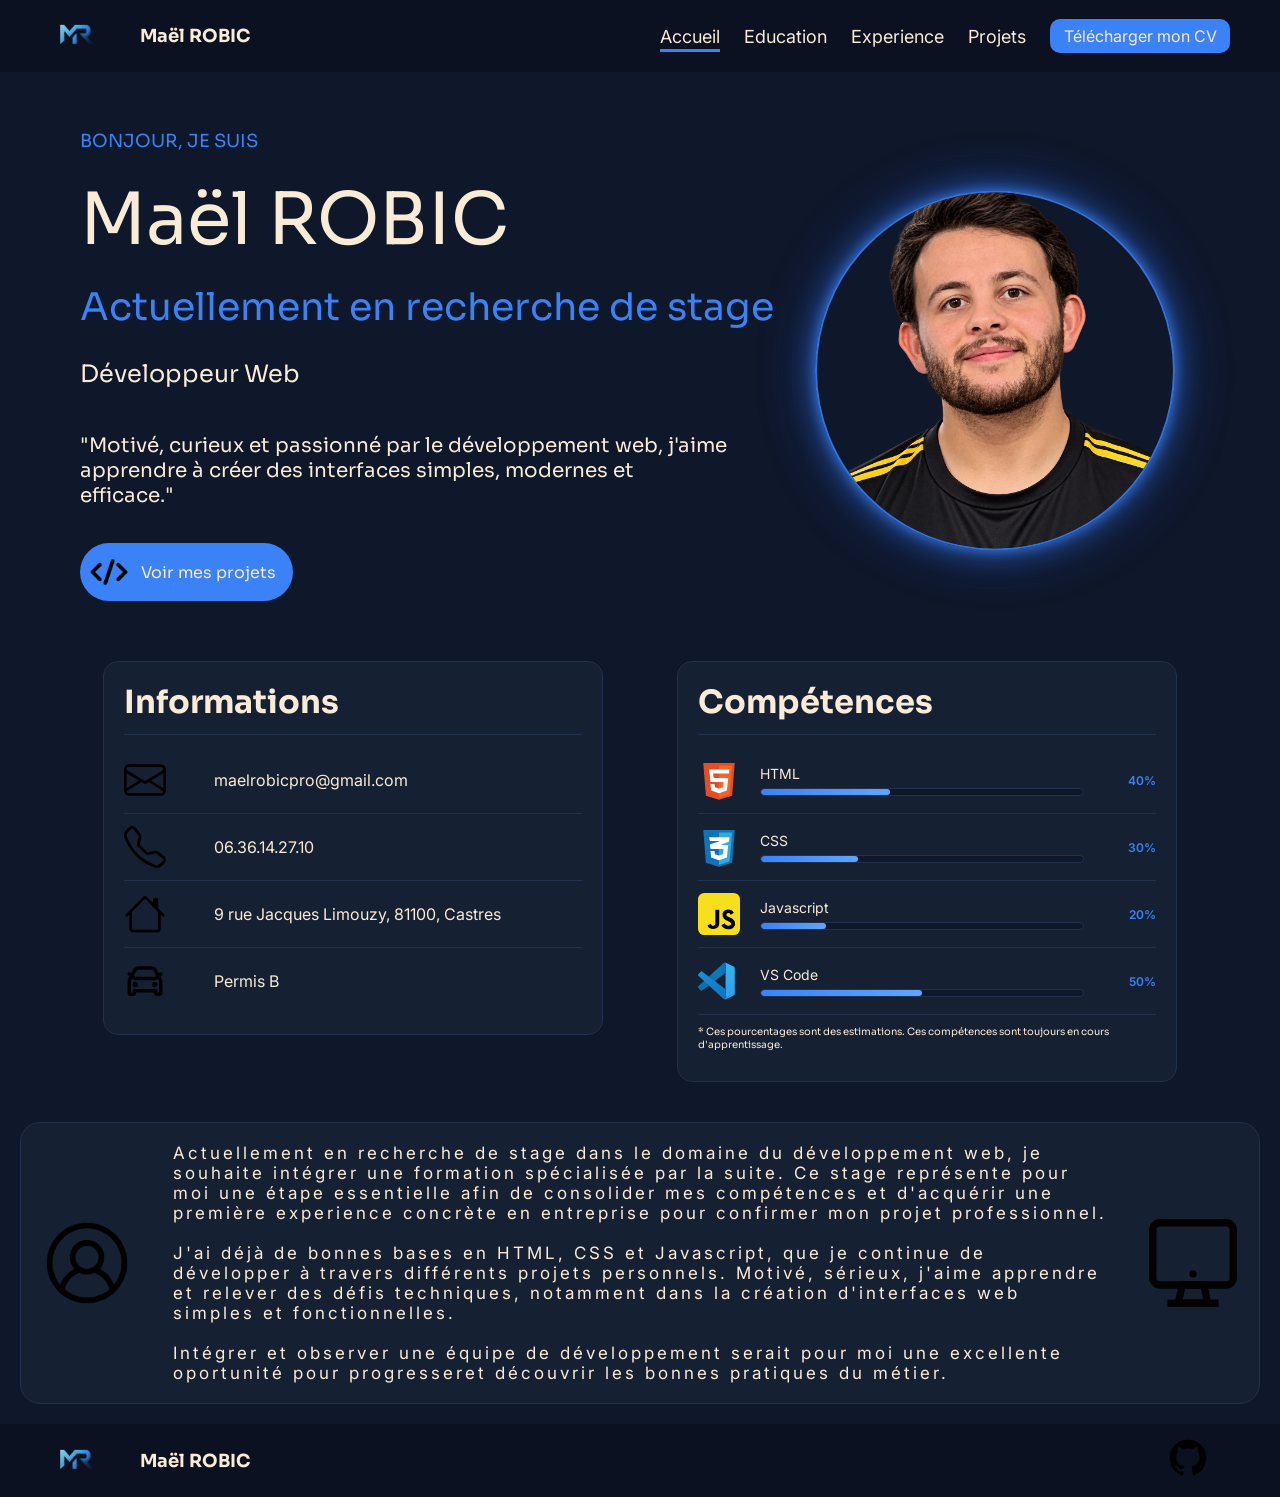
<file: index.html>
<!DOCTYPE html>
<html lang="en">
<head>
    <meta charset="UTF-8">
    <meta name="viewport" content="width=device-width, initial-scale=1.0">
    <link rel="icon" href="assets/logo.png" type="image/png">
    <link rel="stylesheet" href="style.css">
    <link rel="preconnect" href="https://fonts.googleapis.com">
    <link rel="preconnect" href="https://fonts.gstatic.com" crossorigin>
    <link href="https://fonts.googleapis.com/css2?family=Inter:wght@300;400;500;600;700;800&family=Sora:wght@400;500;600;700;800&display=swap" rel="stylesheet">
    <title>Accueil</title>
</head>
<body>

    <header>
        <nav>
            <div class="logo_nom"> 
                <img src="assets/logo.png" alt="logo">
                <h2>Maël ROBIC</h2>
            </div>

            <div class="liens">
                <a id="index" href="index.html">Accueil</a>
                <a href="education/education.html">Education</a>
                <a href="experience/experience.html">Experience</a>
                <a href="projets/projets.html">Projets</a>
                <a id="download" href="assets/CV_MAEL_ROBIC.pdf" download class="btn-cv">Télécharger mon CV</a>

            </div>
        </nav>

    </header>

    <main>

        <section class="intro">

            <div id="pres">
                <p id="bonjour">BONJOUR, JE SUIS</p>
                <p id="nom">Maël ROBIC</p>
                <p id="stage">Actuellement en recherche de stage</p>
                <p id="dvpweb">Développeur Web</p>
                <p id="description"> "Motivé, curieux et passionné par le 
                    développement web, j'aime apprendre à créer des 
                    interfaces simples, modernes et efficace."
                </p>

                <div id="bouton">
                    <img src="assets/code.png" alt="">
                    <a href="https://github.com/mrbc27">Voir mes projets</a>
                </div>

            </div>

            <div id="image">
                <img src="assets/photo.png" alt="photo">
            </div>


        </section>






        <section class="infos">

            <div class="infosGrid">

                <div class="infoPerso">

                    <h2 class="sectionTitle">Informations</h2>

                    <div class="infoRow">
                        <img id="mail" src="assets/envelope.svg" alt="">
                      <a href="mailto:maelrobicpro@gmail.com?subject=Stage">maelrobicpro@gmail.com</a>
                    </div>

                    <div class="infoRow">
                        <img id="telephone" src="assets/telephone.svg" alt="">
                        <p id="telText">06.36.14.27.10</p>
                    </div>

                    <div class="infoRow">
                        <img id="house" src="assets/house.svg" alt="">
                        <p id="adresseText">9 rue Jacques Limouzy, 81100, Castres</p>
                    </div>

                    <div class="infoRow">
                        <img id="car" src="assets/car.svg" alt="">
                        <p id="carText">Permis B</p>
                    </div>

                </div>

                <div class="competencesGrid">

                    <div class="competences">
                           
                        <h2 class="sectionTitle">Compétences</h2>

                        <div class="compRow">
                            <img id="html" src="assets/html.svg" alt="">
                            <div class="skillContent">
                                <p id="htmlText">HTML</p>
                                <div class="progressBar">
                                    <div class="progressFill" style="width: 40%"></div>
                                </div>
                            </div>
                            <span class="percentage">40%</span>
                        </div>

                        <div class="compRow">
                            <img id="css" src="assets/css.svg" alt="">
                            <div class="skillContent">
                                <p id="cssText">CSS</p>
                                <div class="progressBar">
                                    <div class="progressFill" style="width: 30%"></div>
                                </div>
                            </div>
                            <span class="percentage">30%</span>
                        </div>

                        <div class="compRow">
                            <img id="js" src="assets/javascript.svg" alt="">
                            <div class="skillContent">
                                <p id="jsText">Javascript</p>
                                <div class="progressBar">
                                    <div class="progressFill" style="width: 20%"></div>
                                </div>
                            </div>
                            <span class="percentage">20%</span>
                        </div>

                        <div class="compRow">
                            <img id="vscode" src="assets/vs-code.svg" alt="">
                            <div class="skillContent">
                                <p id="vscodetext">VS Code</p>
                                <div class="progressBar">
                                    <div class="progressFill" style="width: 50%"></div>
                                </div>
                            </div>
                            <span class="percentage">50%</span>
                        </div>

                        <p id="disclaimer"> * Ces pourcentages sont des estimations. Ces compétences sont toujours en cours d'apprentissage. </p>
                    </div>

                    

                </div>

            </div>

        </section>




        <section class="presentation">

            <div class="containerPresentation">
                <div class="icone">
                    <img src="assets/person.png" alt="">
                </div>

                <div class="presentationText">
                    <div id="paragraphe1">
                        Actuellement en recherche de stage dans le domaine du développement web,
                        je souhaite intégrer une formation spécialisée par la suite.
                        Ce stage représente pour moi une étape essentielle afin de consolider
                        mes compétences et d'acquérir une première experience concrète en 
                        entreprise pour confirmer mon projet professionnel.
                    </div>

                    <div id="paragraphe2">
                        J'ai déjà de bonnes bases en HTML, CSS et Javascript, que je continue
                        de développer à travers différents projets personnels. Motivé, sérieux,
                        j'aime apprendre et relever des défis techniques, notamment dans la création
                        d'interfaces web simples et fonctionnelles.
                    </div>

                    <div id="paragraphe3">
                        Intégrer et observer une équipe de développement serait pour moi
                        une excellente oportunité pour progresseret découvrir les bonnes pratiques
                        du métier.
                    </div>


                </div>

                <div class="iconeOrdi">
                    <img src="assets/computer.svg" alt="">

                </div>

            </div>

        </section>


    </main>







    <footer>

        <nav>
            <div class="logo_nom"> 
                <img src="assets/logo.png" alt="logo">
                <h2>Maël ROBIC</h2>
            </div>

            <div id="github">
                <a href="https://github.com/mrbc27"><img src="assets/github.svg" alt=""></a>
            </div>
        </nav>

    </footer>
    
</body>
</html>
</file>
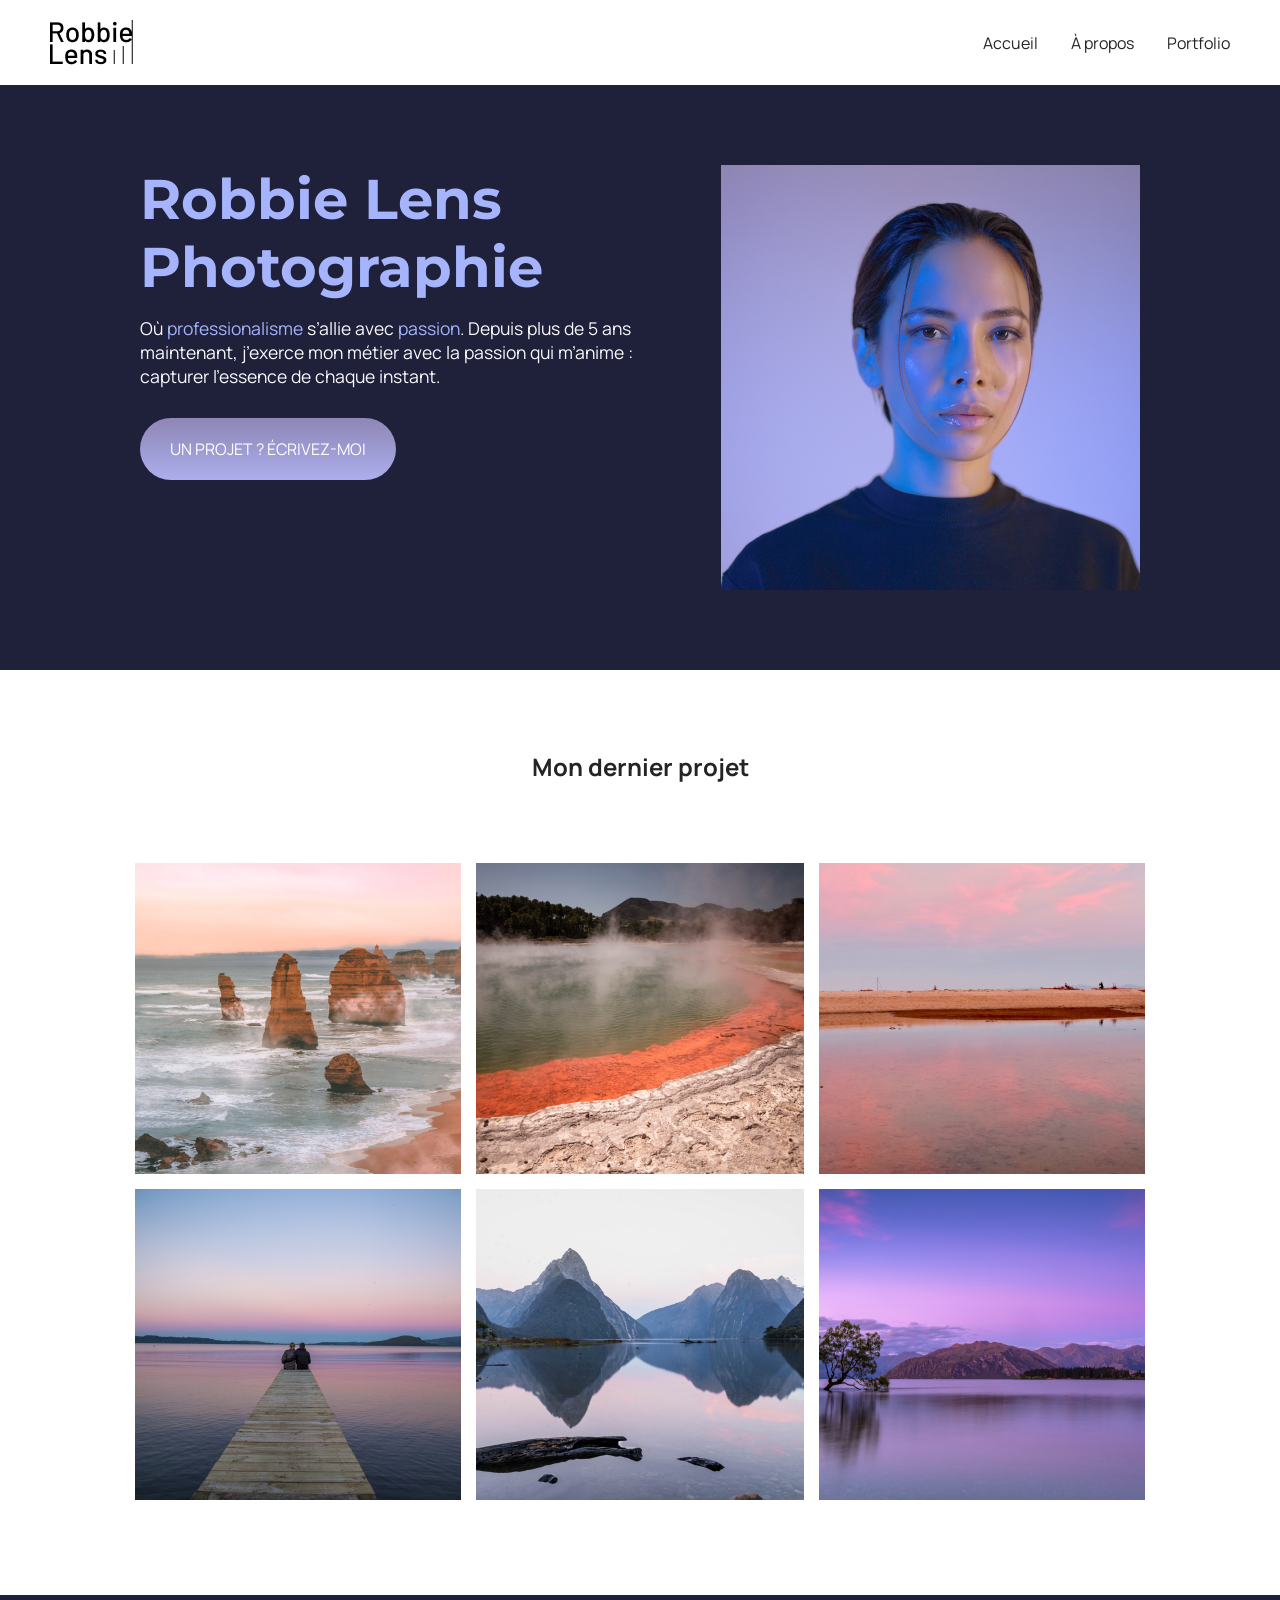
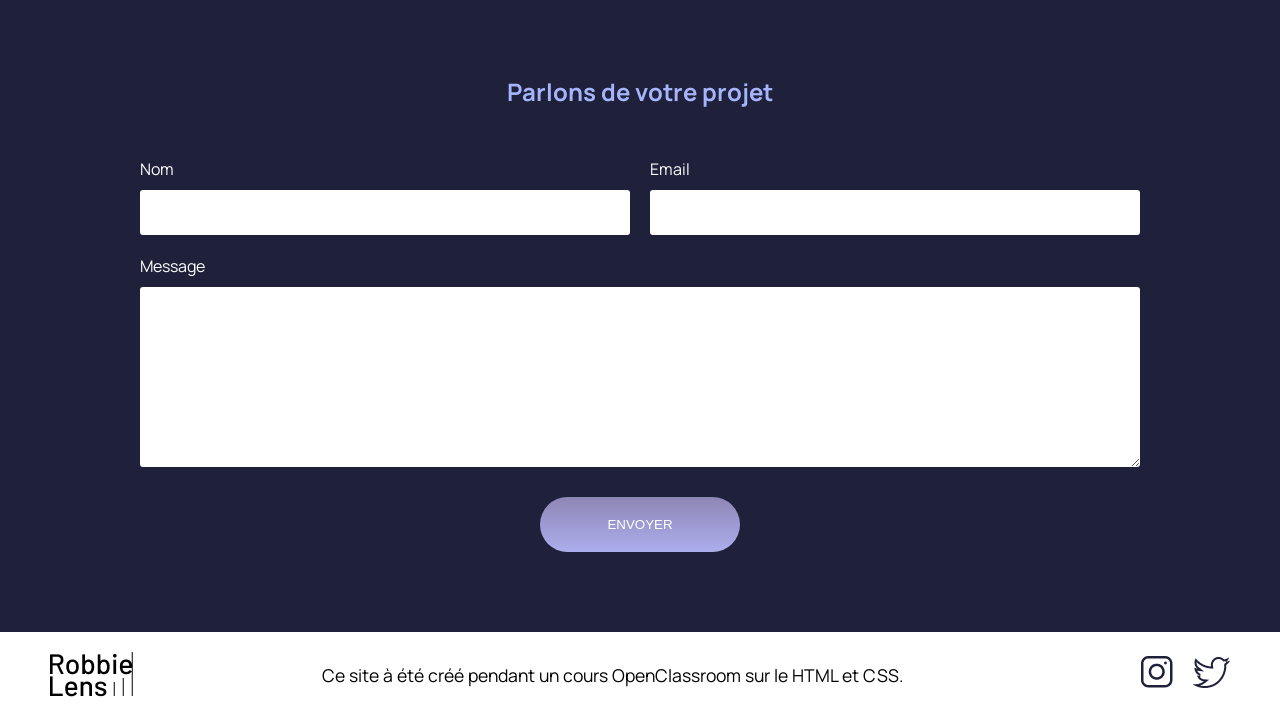
<file: Dossiers Projets/Exercice-Robbie/index.html>
<!DOCTYPE html>
<html lang="fr">

<head>
    <meta charset="utf-8" >
    <title>Accueil - Robbie Lens Photographie</title>
    <link href="style/style.css" rel="stylesheet" >
    <link href="style/index.css" rel="stylesheet" >
    <link rel="preconnect" href="https://fonts.googleapis.com">
    <link rel="preconnect" href="https://fonts.gstatic.com" crossorigin>
    <link href="https://fonts.googleapis.com/css2?family=Manrope&family=Montserrat&display=swap" rel="stylesheet">
</head>

<body>
    <header>
        <nav>
            <img src="images/logo.png" alt="Logo Robbie Lens" >
            <div>
                <a href="index.html">Accueil</a>
                <a href="a-propos.html">À propos</a>
                <a href="portfolio.html">Portfolio</a>
            </div>
        </nav>
    </header>
    <main>
        <section class="accueil-introduction">
            <div>
                <h1>Robbie Lens Photographie</h1>
                <p>
                    Où <em>professionalisme</em> s’allie avec <em>passion</em>. Depuis
                    plus de 5 ans maintenant, j’exerce mon métier avec la passion
                    qui m’anime : capturer l’essence de chaque instant.
                </p>
                <a href="#contact" class="cta">UN PROJET ? ÉCRIVEZ-MOI</a>
            </div>
            <img src="images/robbie-lens.png" alt="Portrait avec effet de la photographe Robbie Lens" >
        </section>
        <section class="accueil-photos">
            <h2>Mon dernier projet</h2>
            <div>
                <img src="images/accueil/element-1.png" alt="Twelve apostles - Australie" >
                <img src="images/accueil/element-2.png" alt="Wai-O-Tapu - Nouvelle-Zélande" >
                <img src="images/accueil/element-3.png" alt="Parc National d’Abel Tasman - Nouvelle-Zélande" >
            </div>
            <div>
                <img src="images/accueil/element-4.png" alt="Lac Rotorua - Nouvelle-Zélande" >
                <img src="images/accueil/element-5.png" alt="Milford Sound - Nouvelle-Zélande" >
                <img src="images/accueil/element-6.png" alt="Lac Wanaka - Nouvelle-Zélande" >
            </div>
        </section>

          <section id="contact" class="section-contact" >
            <h2>Parlons de votre projet</h2>
            <form method="get" action="#">
                <div class="form-nom-email">
                    <div class="form-column">
                        <label for="nom">Nom</label>
                        <input type="text" name="nom" id="nom" >
                    </div>
                    <div class="form-column">
                        <label for="email">Email</label>
                        <input type="email" name="email" id="email" >
                    </div>
                </div>
                <label for="message">Message</label>
                <textarea name="message" id="message" rows="10"></textarea>
                <input type="submit" value="ENVOYER" class="cta" >
            </form>
        </section>
    
    </main>


    


    <footer>

        <img src="images/logo.png" alt="Logo Robbie Lens" >
        <div>
            <p>Ce site à été créé pendant un cours OpenClassroom sur le HTML et CSS.</p>
            <a target="_blank" href="https://www.instagram.com/" class="lien-icone">
                <img src="images/instagram.png" alt="Logo Instagram" >
            </a>
            <a target="_blank" href="https://twitter.com/" class="lien-icone">
                <img src="images/twitter.png" alt="Logo Twitter" >
            </a>
        </div>
    </footer>
</body>

</html>
</file>
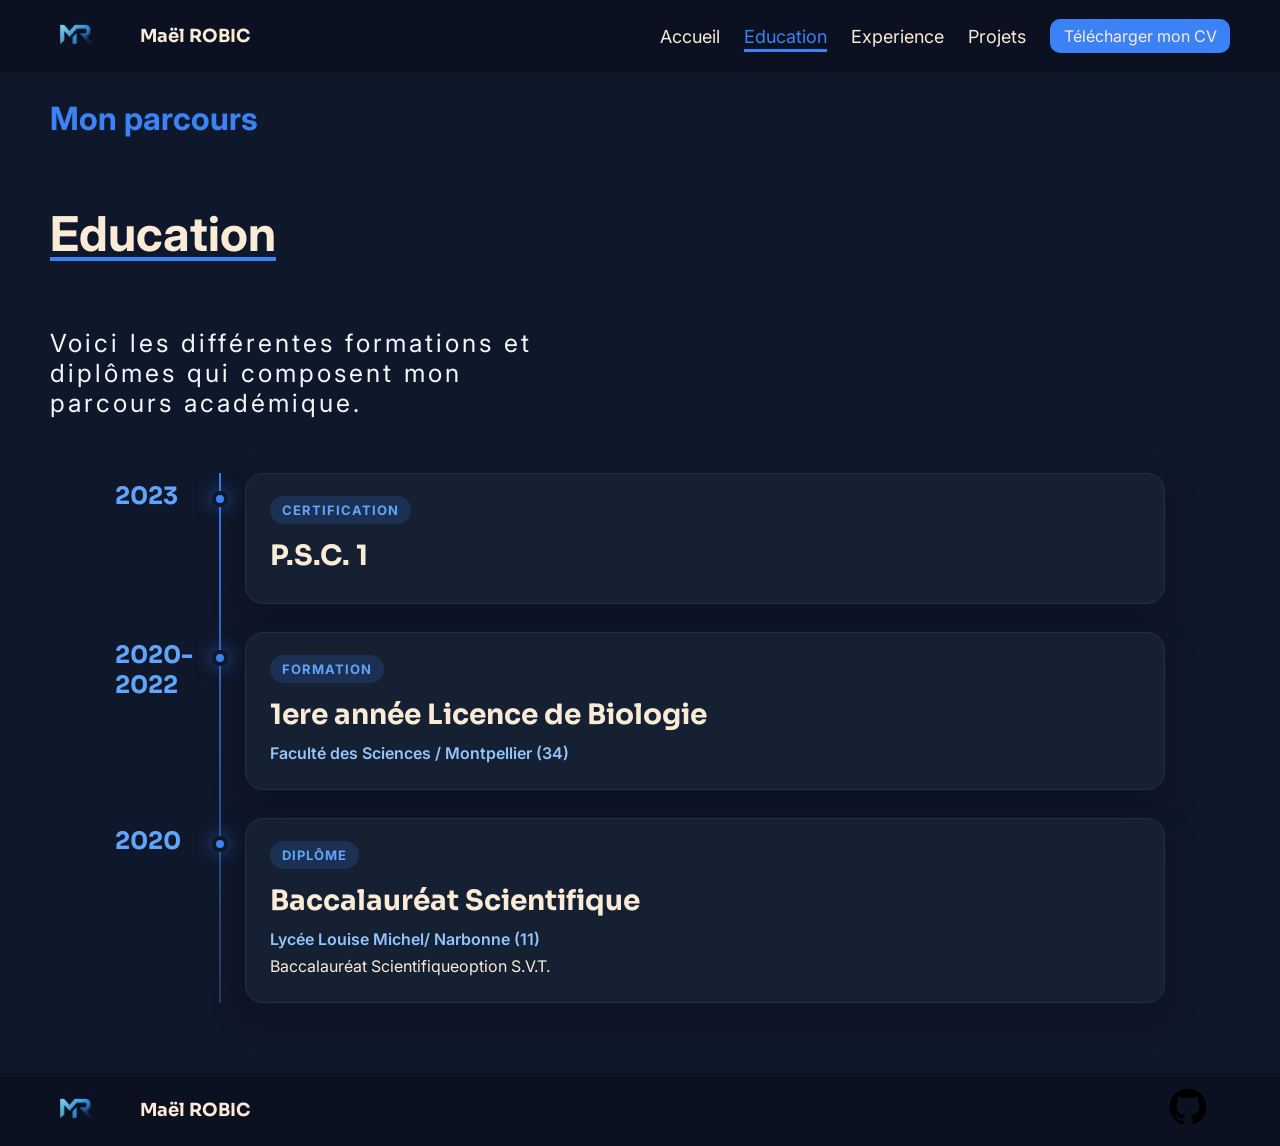
<file: education/education.html>
<!DOCTYPE html>
<html lang="fr">
<head>
    <meta charset="UTF-8">
    <meta name="viewport" content="width=device-width, initial-scale=1.0">
      <link rel="preconnect" href="https://fonts.googleapis.com">
    <link rel="preconnect" href="https://fonts.gstatic.com" crossorigin>
    <link href="https://fonts.googleapis.com/css2?family=Inter:wght@300;400;500;600;700;800&family=Sora:wght@400;500;600;700;800&display=swap" rel="stylesheet">
    <title>Education</title>
    <link rel="shortcut icon" href="../assets/logo.png" type="image/x-icon">

    <link rel="stylesheet" href="educStyle.css">
</head>
<body>

     <header>
        <nav>
            <div class="logo_nom"> 
                <img src="../assets/logo.png" alt="logo">
                <h2>Maël ROBIC</h2>
            </div>

            <div class="liens">
                <a href="../index.html">Accueil</a>
                <a id="education" href="../education/education.html">Education</a>
                <a href="../experience/experience.html">Experience</a>
                <a href="../projets/projets.html">Projets</a>
                <a id="download" href="../assets/CV_MAEL_ROBIC.pdf" download class="btn-cv">Télécharger mon CV</a>

            </div>
        </nav>

    </header>

    <main>

        <section class="intro">
            <h2>Mon parcours</h2>
            <h1>Education</h1>
            <p>Voici les différentes formations et diplômes qui composent 
                mon parcours académique.
            </p>

        </section>

        <section class="timelineSection">

            <div class="timeline">
                <article class="timelineItem">
                    <div class="timelineYear">2023</div>
                    <div class="timelineCard">
                        <span class="timelineTag">Certification</span>
                        <h3>P.S.C. 1</h3>
                        <p class="timelinePlace"></p>
                        <p></p>
                    </div>
                </article>

                <article class="timelineItem">
                    <div class="timelineYear">2020-2022</div>
                    <div class="timelineCard">
                        <span class="timelineTag">Formation</span>
                        <h3> 1ere année Licence de Biologie</h3>
                        <p class="timelinePlace">Faculté des Sciences / Montpellier (34)</p>
                        
                    </div>
                </article>

                <article class="timelineItem">
                    <div class="timelineYear">2020</div>
                    <div class="timelineCard">
                        <span class="timelineTag">Diplôme</span>
                        <h3>Baccalauréat Scientifique</h3>
                        <p class="timelinePlace">Lycée Louise Michel/ Narbonne (11)</p>
                        <p>Baccalauréat Scientifiqueoption S.V.T.</p>
                    </div>
                </article>


            </div>

        </section>






    </main>
    









     <footer>

        <nav>
            <div class="logo_nom"> 
                <img src="../assets/logo.png" alt="logo">
                <h2>Maël ROBIC</h2>
            </div>

            <div id="github">
                <a href="https://github.com/mrbc27"><img src="../assets/github.svg" alt=""></a>
            </div>
        </nav>

    </footer>
</body>
</html>
</file>
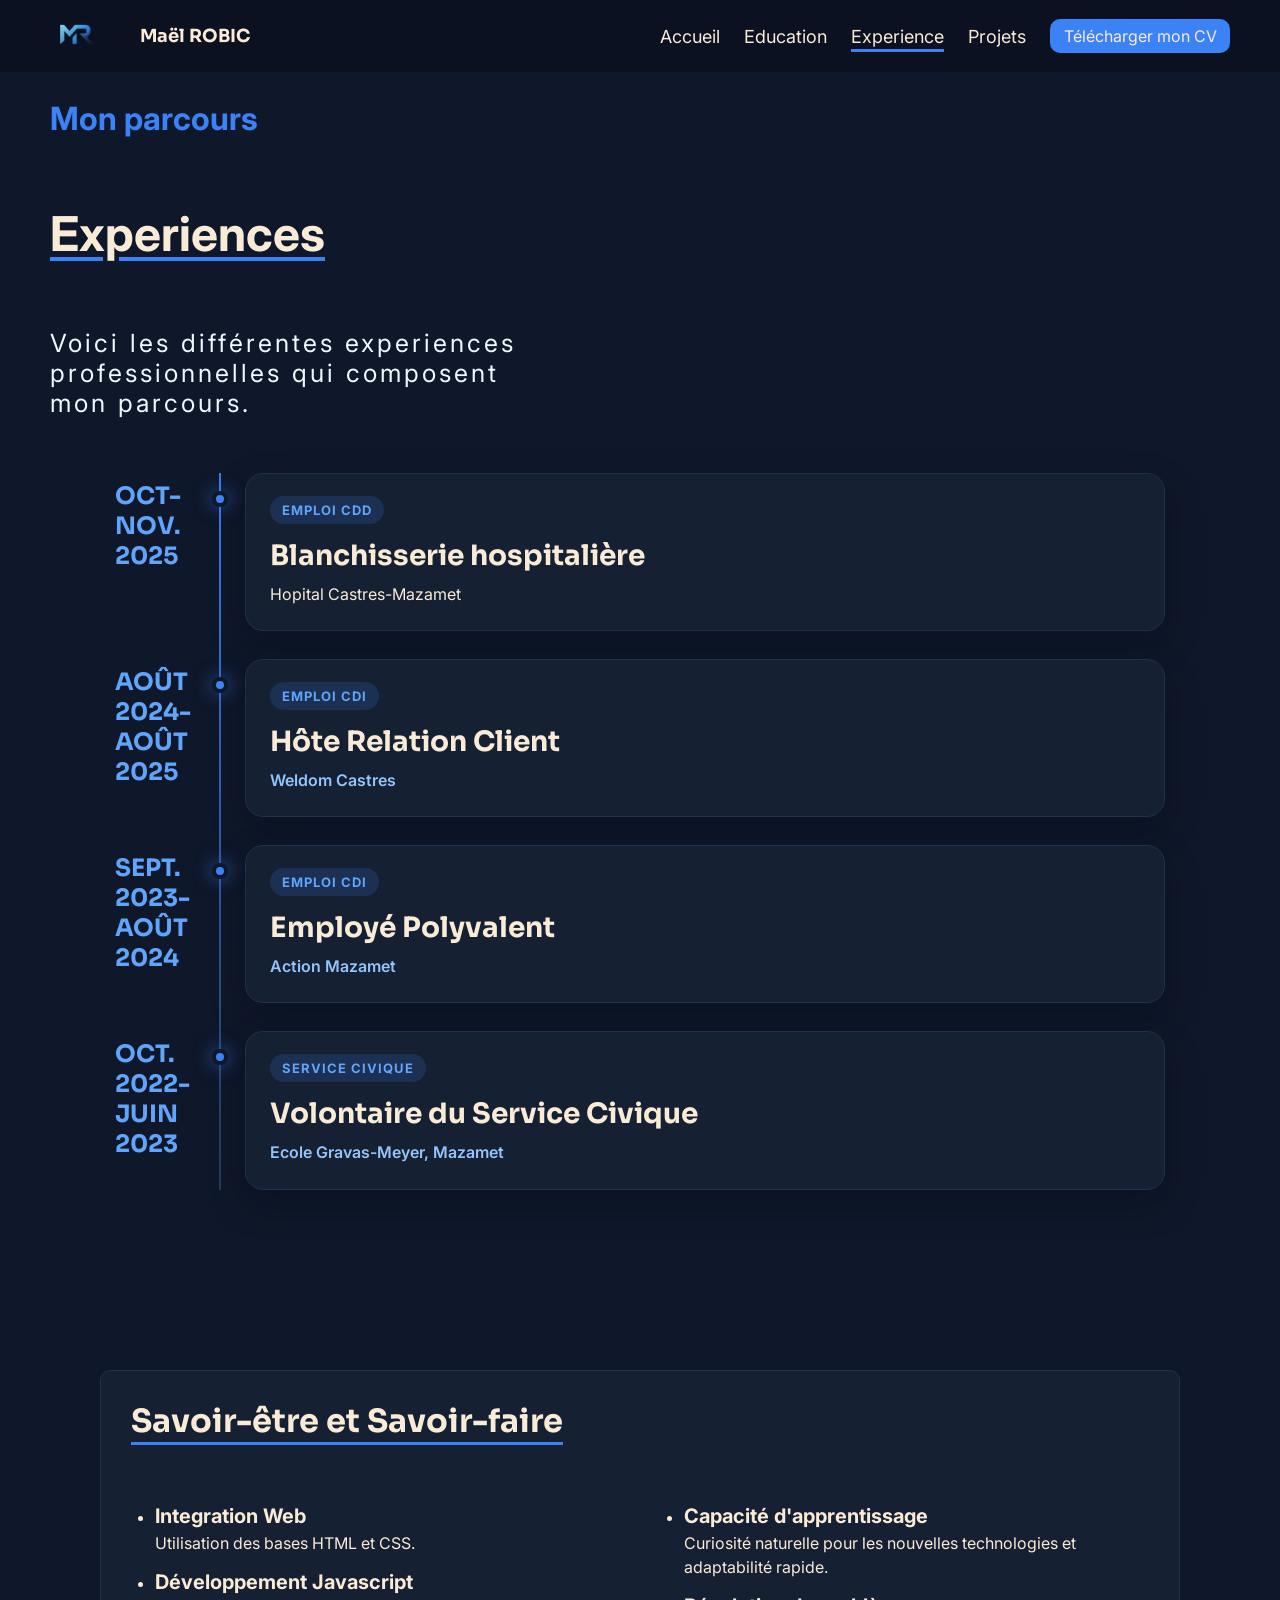
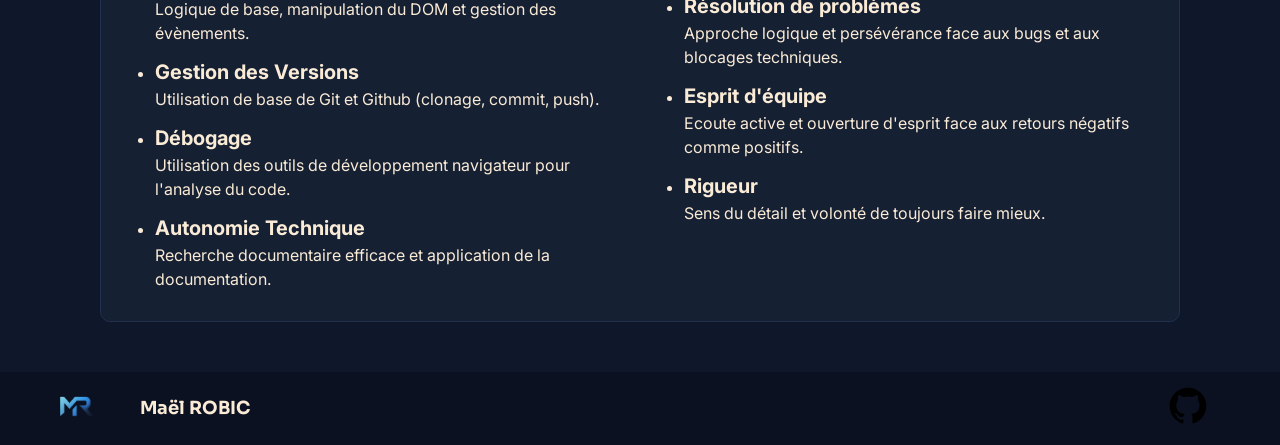
<file: experience/experience.html>
<!DOCTYPE html>
<html lang="fr">
<head>
    <meta charset="UTF-8">
    <meta name="viewport" content="width=device-width, initial-scale=1.0">
    <title>Experiences</title>
      <link rel="preconnect" href="https://fonts.googleapis.com">
    <link rel="preconnect" href="https://fonts.gstatic.com" crossorigin>
    <link href="https://fonts.googleapis.com/css2?family=Inter:wght@300;400;500;600;700;800&family=Sora:wght@400;500;600;700;800&display=swap" rel="stylesheet">
    <link rel="stylesheet" href="expStyle.css">
    <link rel="shortcut icon" href="../assets/logo.png" type="image/x-icon">
</head>
<body>

     <header>
        <nav>
            <div class="logo_nom"> 
                <img src="../assets/logo.png" alt="logo">
                <h2>Maël ROBIC</h2>
            </div>

            <div class="liens">
                <a href="../index.html">Accueil</a>
                <a href="../education/education.html">Education</a>
                <a id="experience" href="../experience/experience.html">Experience</a>
                <a href="../projets/projets.html">Projets</a>
                <a id="download" href="../assets/CV_MAEL_ROBIC.pdf" download class="btn-cv">Télécharger mon CV</a>

            </div>
        </nav>

    </header>

    <main>

         <section class="intro">
            <h2>Mon parcours </h2>
            <h1>Experiences</h1>
            <p>Voici les différentes experiences professionnelles qui composent mon parcours.
            </p>

        </section>

        <section class="timelineSection">
             <div class="timeline">
                <article class="timelineItem">
                    <div class="timelineYear">OCT-NOV. 2025</div>
                    <div class="timelineCard">
                        <span class="timelineTag">Emploi CDD</span>
                        <h3>Blanchisserie hospitalière</h3>
                        <p class="timelinePlace"></p>
                        <p>Hopital Castres-Mazamet</p>
                    </div>
                </article>


                <article class="timelineItem">
                    <div class="timelineYear">AOÛT 2024- AOÛT 2025</div>
                    <div class="timelineCard">
                        <span class="timelineTag">Emploi CDI</span>
                        <h3>Hôte Relation Client</h3>
                        <p class="timelinePlace">Weldom Castres</p>
                    </div>
                </article>


                <article class="timelineItem">
                    <div class="timelineYear">SEPT. 2023- AOÛT 2024</div>
                    <div class="timelineCard">
                        <span class="timelineTag">Emploi CDI</span>
                        <h3>Employé Polyvalent</h3>
                        <p class="timelinePlace">Action Mazamet</p>
                    </div>
                </article>


                <article class="timelineItem">
                    <div class="timelineYear">OCT. 2022-JUIN 2023</div>
                    <div class="timelineCard">
                        <span class="timelineTag">Service Civique</span>
                        <h3>Volontaire du Service Civique</h3>
                        <p class="timelinePlace">Ecole Gravas-Meyer, Mazamet</p>
                    </div>
                </article>
            </div>
        </section>
            

            <section class="competences">
                <div class="container">
                    <h1>Savoir-être et Savoir-faire</h1>

                    
                    <div class="Savoir-faire"> 
                        <ul>
                            <li><span>Integration Web</span><br>
                            Utilisation des bases HTML et CSS. </li>
                            <li><span>Développement Javascript</span> <br> Logique de base, manipulation du DOM et gestion des évènements.</li>
                            <li><span>Gestion des Versions</span><br> Utilisation de base de Git et Github (clonage, commit, push).</li>
                            <li><span>Débogage</span><br>Utilisation des outils de développement navigateur pour l'analyse du code.</li>
                            <li><span>Autonomie Technique</span><br>Recherche documentaire efficace et application de la documentation.</li>


                        </ul>
                    </div>

                    <div class="Savoir-être">
                        <ul>
                            <li><span>Capacité d'apprentissage</span><br>Curiosité
                            naturelle pour les nouvelles technologies et adaptabilité rapide.</li>

                            <li><span>Résolution de problèmes</span><br>
                            Approche logique et persévérance face aux bugs
                            et aux blocages techniques.</li>

                            <li><span>Esprit d'équipe</span><br>
                            Ecoute active et ouverture d'esprit face aux retours
                            négatifs comme positifs.</li>

                            <li><span>Rigueur</span><br>
                            Sens du détail et volonté de toujours faire mieux.</li>
                        </ul>
                    </div>
                </div>
            </section>

    </main>

    <footer>

        <nav>
            <div class="logo_nom"> 
                <img src="../assets/logo.png" alt="logo">
                <h2>Maël ROBIC</h2>
            </div>

            <div id="github">
                <a href="https://github.com/mrbc27"><img src="../assets/github.svg" alt=""></a>
            </div>
        </nav>

    </footer>
    
</body>
</html>
</file>
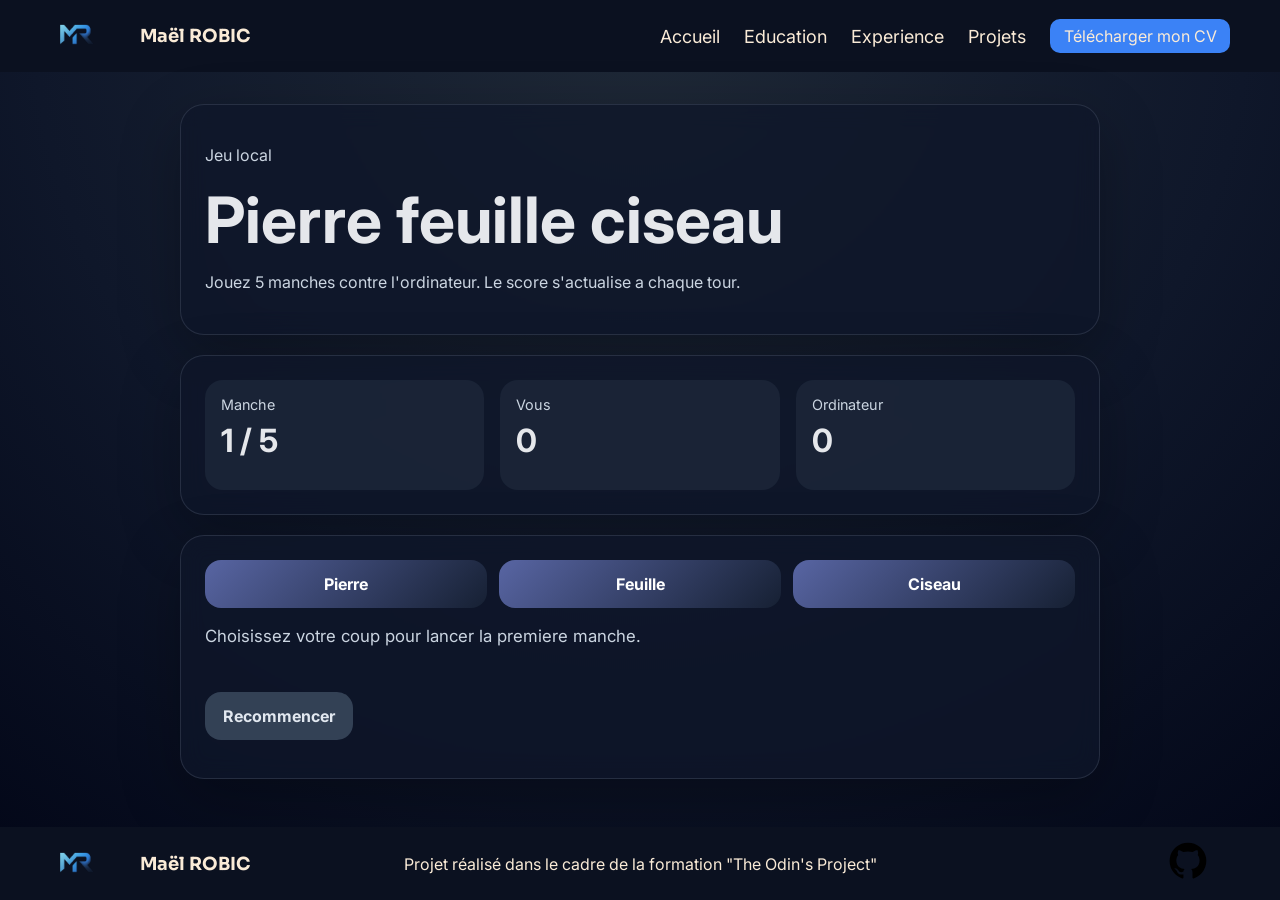
<file: Pierre_feuille_ciseau/pierre_feuille_ciseau.html>
<!DOCTYPE html>
<html lang="fr">
<head>
    <meta charset="UTF-8">
    <meta name="viewport" content="width=device-width, initial-scale=1.0">
    <link rel="icon" href="../assets/logo.png" type="image/png">
    <title>Pierre Feuille Ciseau</title>
    <link rel="stylesheet" href="style.css">
    <script src="script.js" defer></script>
        <link rel="preconnect" href="https://fonts.googleapis.com">
    <link rel="preconnect" href="https://fonts.gstatic.com" crossorigin>
    <link href="https://fonts.googleapis.com/css2?family=Inter:wght@300;400;500;600;700;800&family=Sora:wght@400;500;600;700;800&display=swap" rel="stylesheet">
</head>
<body>

     <header>
        <nav>
            <div class="logo_nom"> 
                <img src="../assets/logo.png" alt="logo">
                <h2>Maël ROBIC</h2>
            </div>

            <div class="liens">
                <a href="../index.html">Accueil</a>
                <a href="../education/education.html">Education</a>
                <a href="../experience/experience.html">Experience</a>
                <a href="../projets/projets.html">Projets</a>
                <a id="download" href="../assets/CV_MAEL_ROBIC.pdf" download class="btn-cv">Télécharger mon CV</a>

            </div>
        </nav>

    </header>
    <main class="app">
        <section class="card hero">
            <p class="eyebrow">Jeu local</p>
            <h1>Pierre feuille ciseau</h1>
            <p class="lead">Jouez 5 manches contre l'ordinateur. Le score s'actualise a chaque tour.</p>
        </section>

        <section class="card scoreboard" aria-live="polite">
            <div>
                <span>Manche</span>
                <strong id="round">1 / 5</strong>
            </div>
            <div>
                <span>Vous</span>
                <strong id="human-score">0</strong>
            </div>
            <div>
                <span>Ordinateur</span>
                <strong id="computer-score">0</strong>
            </div>
        </section>

        <section class="card game">
            <div class="choices" role="group" aria-label="Choisissez votre coup">
                <button class="choice" data-choice="pierre">Pierre</button>
                <button class="choice" data-choice="feuille">Feuille</button>
                <button class="choice" data-choice="ciseau">Ciseau</button>
            </div>

            <p id="status" class="status">Choisissez votre coup pour lancer la premiere manche.</p>
            <p id="last-round" class="last-round"></p>

            <button id="reset" class="reset" type="button">Recommencer</button>
        </section>
    </main>

    <footer>

        <nav>
            <div class="logo_nom"> 
                <img src="../assets/logo.png" alt="logo">
                <h2>Maël ROBIC</h2>
            </div>

            <div class="copyright">
                Projet réalisé dans le cadre de la formation
                "The Odin's Project"
            </div>

            <div id="github">
                <a href="https://github.com/mrbc27"><img src="../assets/github.svg" alt=""></a>
            </div>
        </nav>

    </footer>
</body>
</html>
</file>
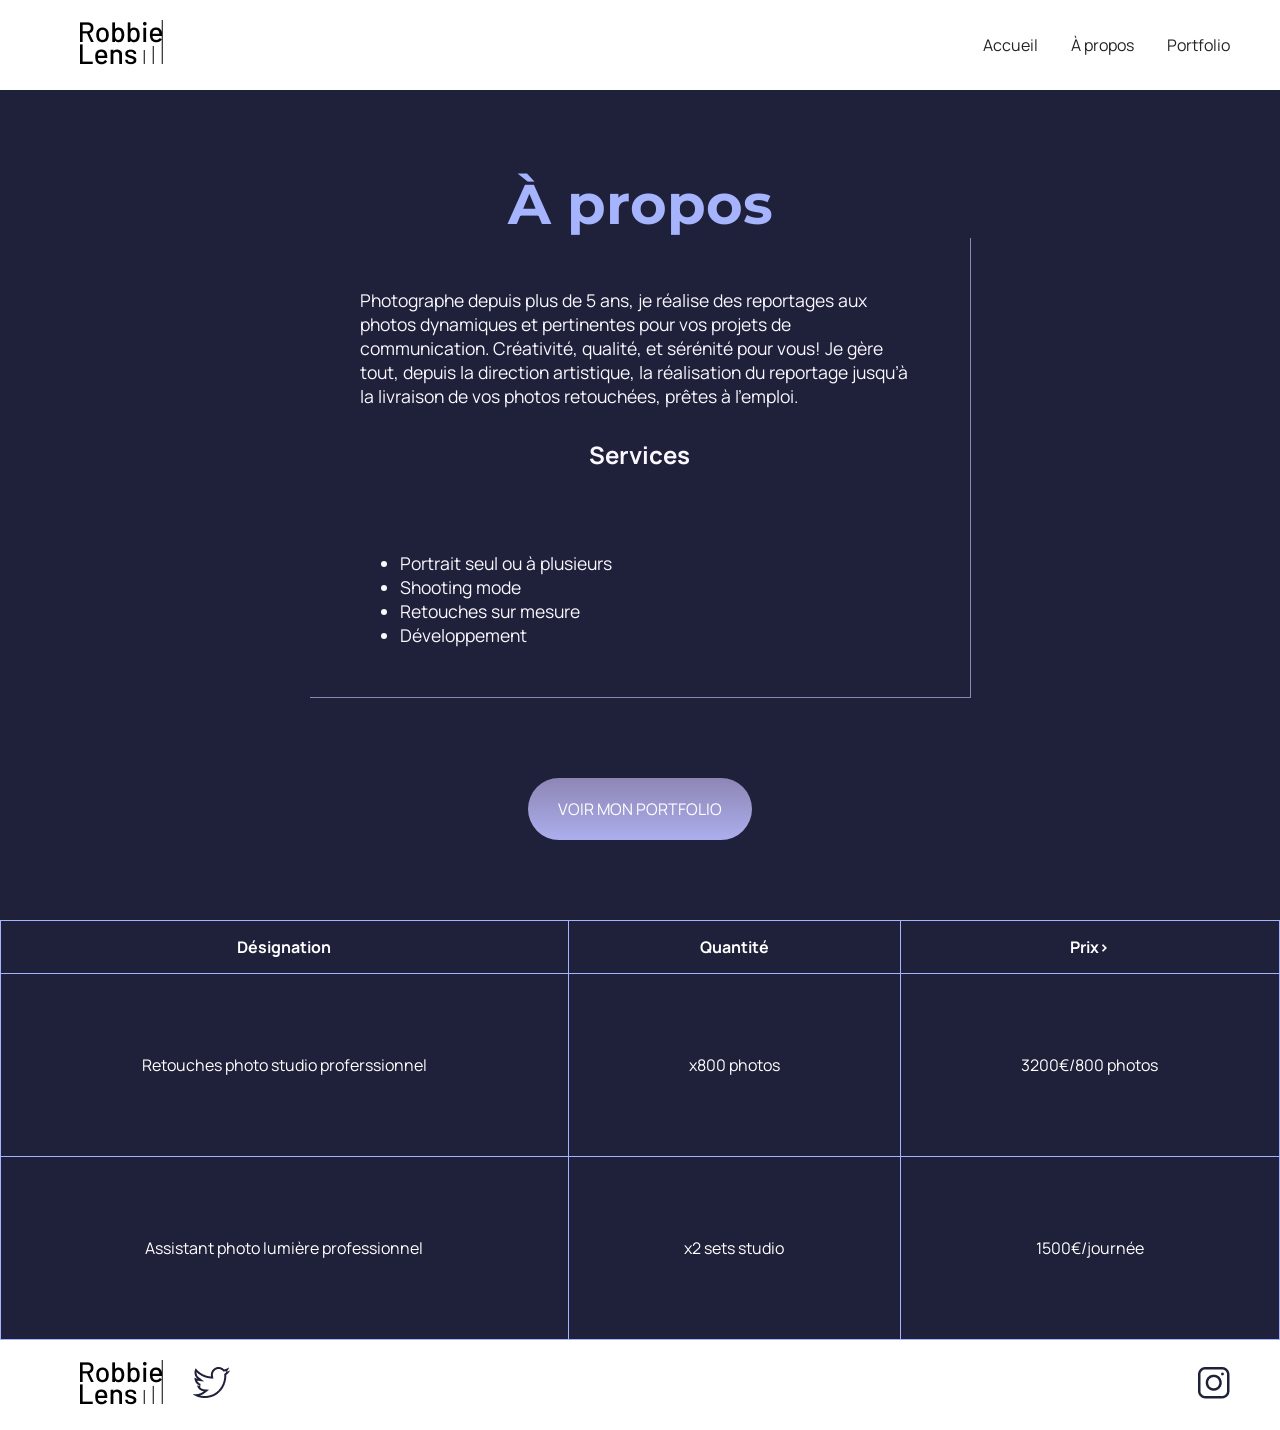
<file: Dossiers Projets/Exercice-Robbie/a-propos.html>
<!DOCTYPE html>
<html lang="fr">

<head>
    <meta charset="utf-8" >
    <title>À propos - Robbie Lens Photographie</title>
    <link href="style/style.css" rel="stylesheet" >
    <link href="style/a-propos.css" rel="stylesheet" >
    <link rel="preconnect" href="https://fonts.googleapis.com">
    <link rel="preconnect" href="https://fonts.gstatic.com" crossorigin>
    <link href="https://fonts.googleapis.com/css2?family=Manrope&family=Montserrat&display=swap" rel="stylesheet">
</head>

<body>
    <header>
        <nav>
            <a href="index.html" class="lien-icone">
                <img src="images/logo.png" alt="Logo Robbie Lens" >
            </a>
            <div>
                <a href="index.html">Accueil</a>
                <a href="a-propos.html">À propos</a>
                <a href="portfolio.html">Portfolio</a>
            </div>
        </nav>
    </header>

    <main class="a-propos-main">
        <section>
            <h1>À propos</h1>
            <div class="carre-contenu">
                <p>
                    Photographe depuis plus de 5 ans, je réalise des reportages aux photos dynamiques et pertinentes
                    pour
                    vos
                    projets de communication. Créativité, qualité, et sérénité pour vous! Je gère tout, depuis la
                    direction
                    artistique, la réalisation du reportage jusqu’à la livraison de vos photos retouchées, prêtes à
                    l’emploi.
                </p>
                <h2>Services</h2>
                <ul>
                    <li>Portrait seul ou à plusieurs</li>
                    <li>Shooting mode</li>
                    <li>Retouches sur mesure</li>
                    <li>Développement</li>
                </ul>
            </div>
            <div>
                <a href="portfolio.html" class="cta">VOIR MON PORTFOLIO</a>
            </div>
        </section>

        <table>

                <th>Désignation</th>
                <th>Quantité</th>
                <th>Prix></th>


                <tr>
                    <td>Retouches photo studio proferssionnel</td>
                    <td> x800 photos </td>
                    <td>3200€/800 photos</td>
                </tr>

                <tr>
                    <td>Assistant photo lumière professionnel</td>
                    <td>x2 sets studio</td>
                    <td>1500€/journée</td>
                </tr>

            </table>
    </main>

    <footer>
        <a href="index.html" class="lien-icone">
            <img src="images/logo.png" alt="Logo Robbie Lens" >
        </a>
        <div>
            <a target="_blank" href="https://twitter.com/" class="lien-icone">
                <img src="images/twitter.png" alt="Logo Twitter" >
            </a>
            <a target="_blank" href="https://www.instagram.com/" class="lien-icone">
                <img src="images/instagram.png" alt="Logo Instagram" >
            </a>
        </div>
    </footer>
</body>

</html>
</file>
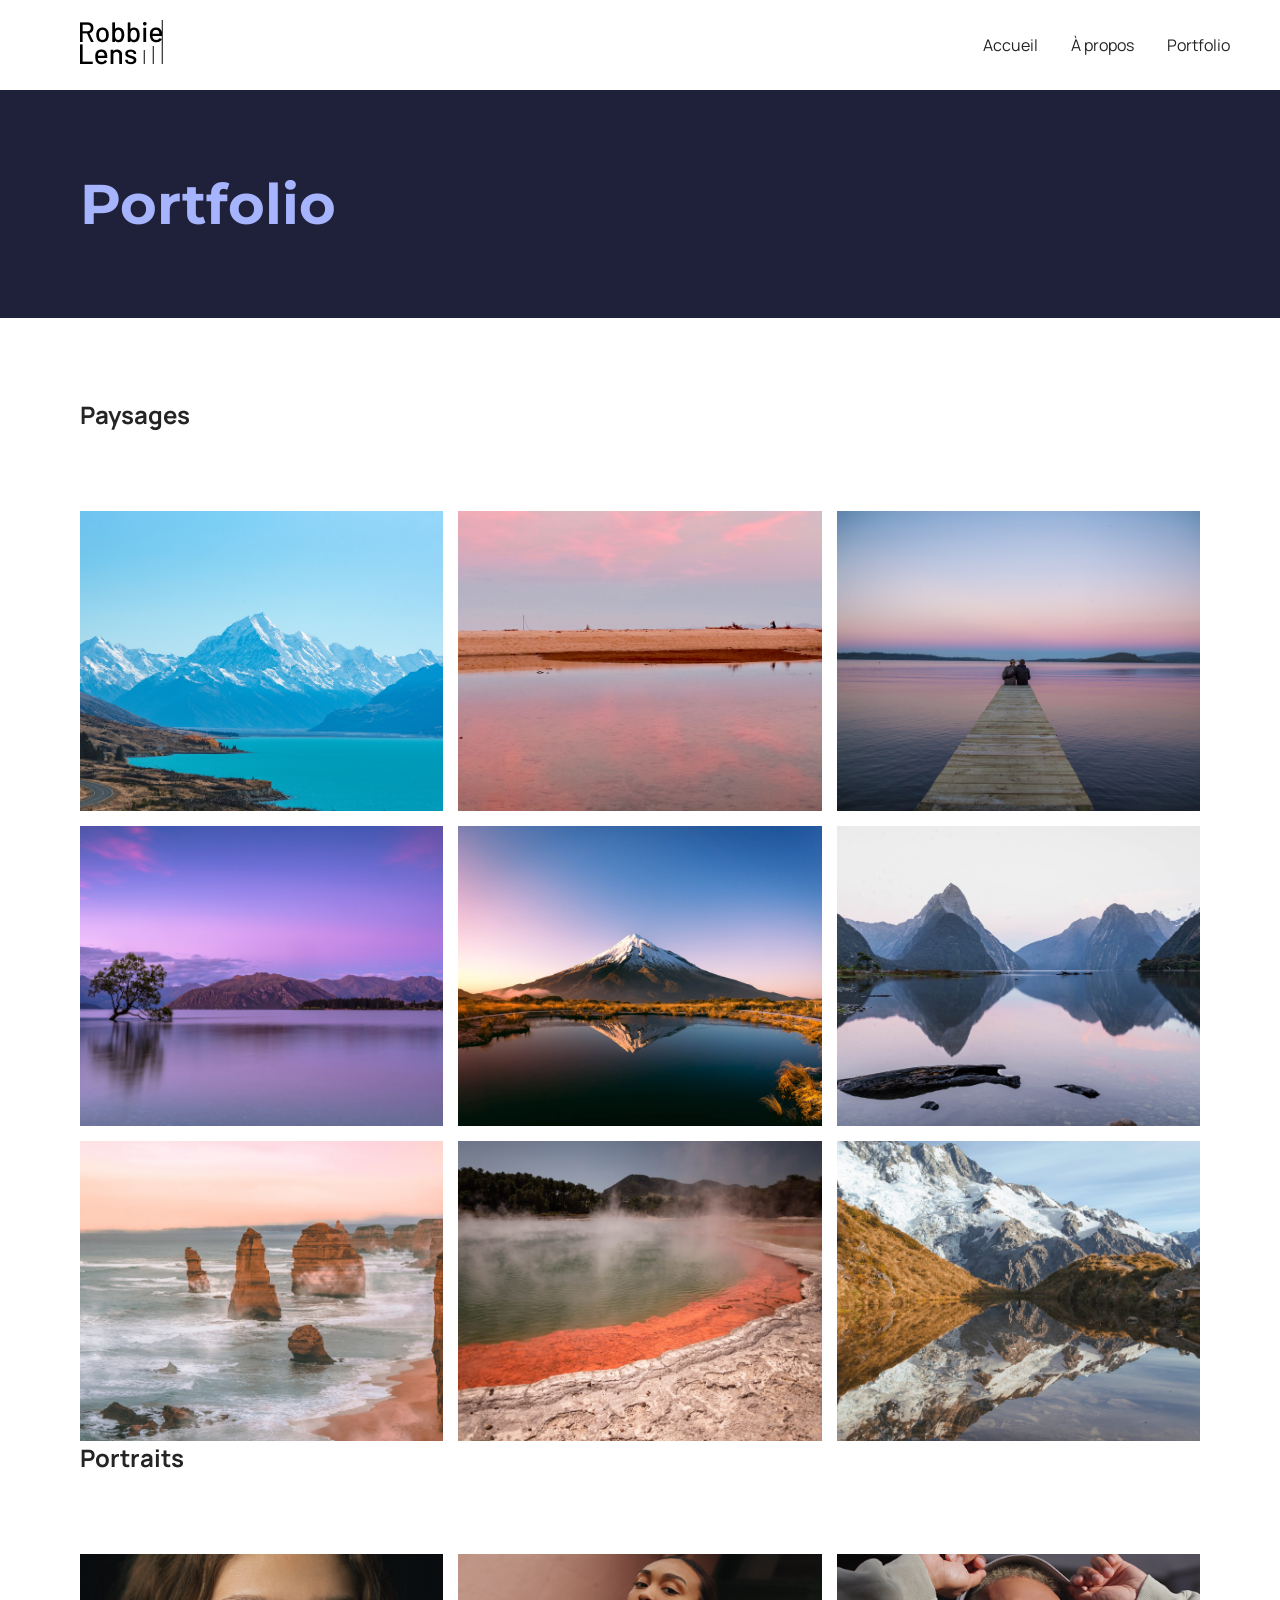
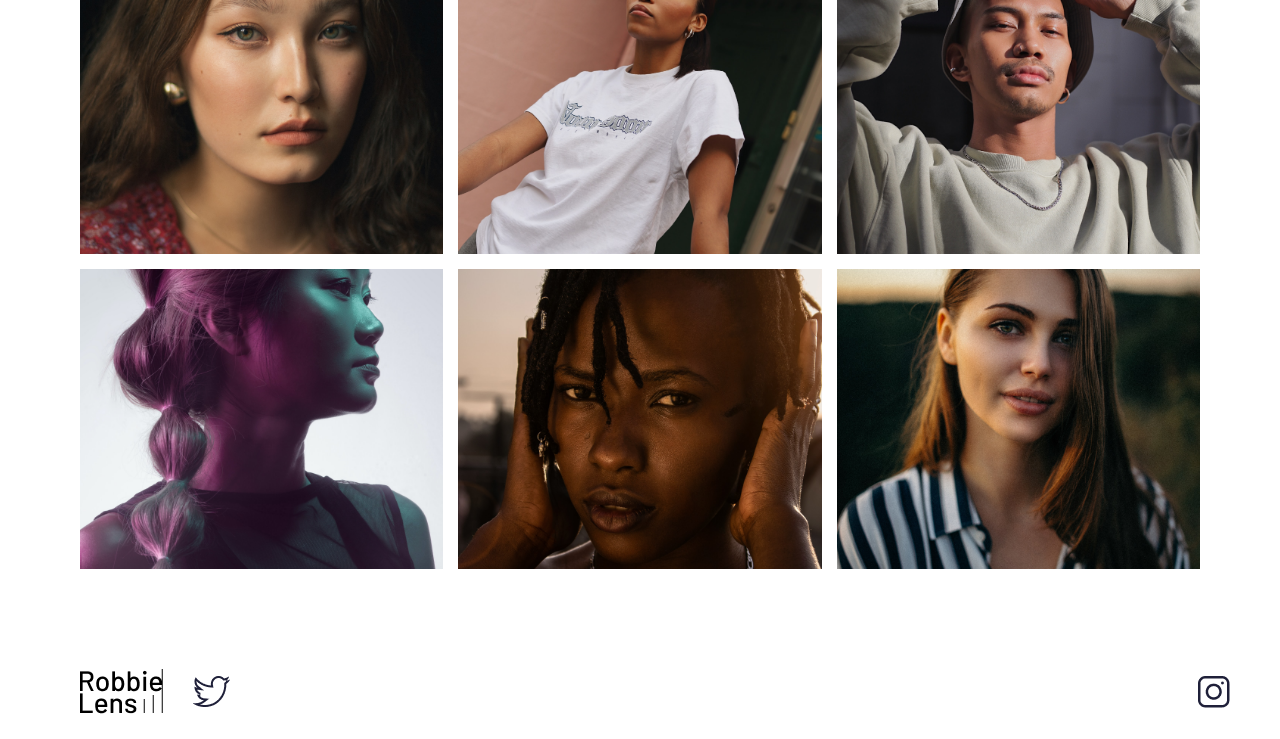
<file: Dossiers Projets/Exercice-Robbie/portfolio.html>
<!DOCTYPE html>
<html lang="fr">

<head>
    <meta charset="utf-8" >
    <title>Portfolio - Robbie Lens Photographie</title>
    <link href="style/style.css" rel="stylesheet" >
    <link href="style/portfolio.css" rel="stylesheet" >
    <link rel="preconnect" href="https://fonts.googleapis.com">
    <link rel="preconnect" href="https://fonts.gstatic.com" crossorigin>
    <link href="https://fonts.googleapis.com/css2?family=Manrope&family=Montserrat&display=swap" rel="stylesheet">
</head>

<body>
    <header>
        <nav>
            <a href="index.html" class="lien-icone">
                <img src="images/logo.png" alt="Logo Robbie Lens" >
            </a>
            <div>
                <a href="index.html">Accueil</a>
                <a href="a-propos.html">À propos</a>
                <a href="portfolio.html">Portfolio</a>
            </div>
        </nav>
    </header>
    <main>
        <section>
            <h1>Portfolio</h1>
        </section>
        <section class="portfolio-section-photos">
            <h2>Paysages</h2>
            <div class="grid-paysages">
                <a href="images/portfolio/paysage1.jpg" class="lien-conteneur-photo">
                    <img src="images/portfolio/paysage1.jpg" alt="Mont Aoraki - Nouvelle-Zélande" >
                    <div class="photo-hover">Voir la photo</div>
                </a>
                <a href="images/portfolio/paysage2.jpg" class="lien-conteneur-photo">
                    <img src="images/portfolio/paysage2.jpg" alt="Parc National d’Abel Tasman - Nouvelle-Zélande" >
                    <div class="photo-hover">Voir la photo</div>
                </a>
                <a href="images/portfolio/paysage3.jpg" class="lien-conteneur-photo">
                    <img src="images/portfolio/paysage3.jpg" alt="Lac Rotorua - Nouvelle-Zélande" >
                    <div class="photo-hover">Voir la photo</div>
                </a>
                <a href="images/portfolio/paysage4.jpg" class="lien-conteneur-photo">
                    <img src="images/portfolio/paysage4.jpg" alt="Lac Wanaka - Nouvelle-Zélande" >
                    <div class="photo-hover">Voir la photo</div>
                </a>
                <a href="images/portfolio/paysage5.jpg" class="lien-conteneur-photo">
                    <img src="images/portfolio/paysage5.jpg" alt="Mont Taranaki - Nouvelle-Zélande" >
                    <div class="photo-hover">Voir la photo</div>
                </a>
                <a href="images/portfolio/paysage6.jpg" class="lien-conteneur-photo">
                    <img src="images/portfolio/paysage6.jpg" alt="Milford Sound - Nouvelle-Zélande" >
                    <div class="photo-hover">Voir la photo</div>
                </a>
                <a href="images/portfolio/paysage7.jpg" class="lien-conteneur-photo">
                    <img src="images/portfolio/paysage7.jpg" alt="Twelve Apostle - Australie" >
                    <div class="photo-hover">Voir la photo</div>
                </a>
                <a href="images/portfolio/paysage8.jpg" class="lien-conteneur-photo">
                    <img src="images/portfolio/paysage8.jpg" alt="Wai-O-Tapu - Nouvelle-Zélande" >
                    <div class="photo-hover">Voir la photo</div>
                </a>
                <a href="images/portfolio/paysage9.jpg" class="lien-conteneur-photo">
                    <img src="images/portfolio/paysage9.jpg" alt="Mont Cook - Nouvelle Zélande" >
                    <div class="photo-hover">Voir la photo</div>
                </a>
            </div>
            <h2>Portraits</h2>
            <div class="grid-portraits">
                <a href="images/portfolio/portrait1.jpg" class="lien-conteneur-photo">
                    <img src="images/portfolio/portrait1.jpg" alt="Portrait jeune femme 1" >
                    <div class="photo-hover">Voir la photo</div>
                </a>
                <a href="images/portfolio/portrait2.jpg" class="lien-conteneur-photo">
                    <img src="images/portfolio/portrait2.jpg" alt="Portrait jeune femme 2" >
                    <div class="photo-hover">Voir la photo</div>
                </a>
                <a href="images/portfolio/portrait3.jpg" class="lien-conteneur-photo">
                    <img src="images/portfolio/portrait3.jpg" alt="Portrait jeune homme 3" >
                    <div class="photo-hover">Voir la photo</div>
                </a>
                <a href="images/portfolio/portrait4.jpg" class="lien-conteneur-photo">
                    <img src="images/portfolio/portrait4.jpg" alt="Portrait jeune femme 4" >
                    <div class="photo-hover">Voir la photo</div>
                </a>
                <a href="images/portfolio/portrait5.jpg" class="lien-conteneur-photo">
                    <img src="images/portfolio/portrait5.jpg" alt="Portrait jeune femme 5" >
                    <div class="photo-hover">Voir la photo</div>
                </a>
                <a href="images/portfolio/portrait6.jpg" class="lien-conteneur-photo">
                    <img src="images/portfolio/portrait6.jpg" alt="Portrait jeune femme 6" >
                    <div class="photo-hover">Voir la photo</div>
                </a>

            </div>
        </section>
    </main>
    <footer>
        <a href="index.html" class="lien-icone">
            <img src="images/logo.png" alt="Logo Robbie Lens" >
        </a>
        <div>
            <a target="_blank" href="https://twitter.com/" class="lien-icone">
                <img src="images/twitter.png" alt="Logo Twitter" >
            </a>
            <a target="_blank" href="https://www.instagram.com/" class="lien-icone">
                <img src="images/instagram.png" alt="Logo Instagram" >
            </a>
        </div>
    </footer>
</body>

</html>
</file>
<file: style.css>
body{
    background-color: #0f172a;
    margin: 0;
    display: flex;
    flex-direction: column;
    min-height: 100vh;
}

*,
*::before,
*::after{
    box-sizing: border-box;
}

html{
    overflow-x: hidden;
}

header{
    width: 100%;
}

footer{
    width: 100%;
}

/*--------- Nav Bar---------*/


nav{
    display: flex;
    width: 100%;
    background-color: #0b1120;
    font-family: 'Sora';
    color: antiquewhite;
    padding: 12px 20px;
    align-items: center;
    height: 60px;
}

nav img{
    width: 150px;
    height: auto;
}

.liens a{
    font-family: 'Inter';
    display: inline-block;
    font-size: 20px;
    color: antiquewhite;
    text-decoration: none;
    transition: transform 0.2s ease-in-out, text-decoration-color 0.2s ease-in-out;
    
}

.liens #index{
    text-decoration: underline;
    text-decoration-color: #3b82f6;
    text-decoration-thickness: 3px;
    text-underline-offset: 6px;
}

.liens{
    display: flex;
    flex: 1;
    align-items: center;
    justify-content: flex-end;
    gap: 30px;
    margin-right: 30px;
}

.logo_nom{
    display: flex;
    align-items: center;
    flex-shrink: 0;
    gap: 10px;
}

.logo_nom h2 {
    margin: 0;
    font-size: 18px;
    white-space: nowrap;
}

.liens a:hover{
    transform: scale(1.2);
    text-decoration-line: underline;
    text-decoration-color: #3b82f6;
    text-decoration-thickness: 3px;
    text-underline-offset: 6px;

}


#download{
    display: flex;
    background-color:#3b82f6;
    width: 180px;
    height: 30px;
    align-items: center;
    justify-content: center;
    border-radius: 10px;
    font-size: 16px;
    font-family: 'Inter' sans-serif;
}

/*------- Section Intro-------*/



.intro{
    display: flex;
    align-items: center;
    justify-content: space-between;
    gap: 40px;
    padding: 40px 60px;
}


#pres{
    display: flex;
    flex-direction: column;
    font-family: 'Sora';
    color: antiquewhite;
    margin-left: 20px;
    
}

#image{
    margin-left: auto;
    display: flex;
    justify-content: flex-end;
    
}


#bonjour{
    font-size: 18px;
    color: #3b82f6;
    margin-bottom: -50px;
}

#nom{
    font-size: 72px;
    margin-bottom: -20px;
}

#stage{
    font-size: 38px;
    color: #3b82f6;

}

#dvpweb{
    font-size: 24px;
    margin-top: -10px;
}

#description{
    font-size: 20px;
    width: 650px;
}

#bouton{
    display: flex;
    width: fit-content;
    background-color: #3b82f6;
    border-radius: 30px;
    
    padding: 7px;
    gap: 10px;
    margin-top: 15px;
}

#bouton img{
    width: 50px;
    height: auto;
}

#bouton a {
    display: flex;
    text-decoration: none;
    color: antiquewhite;
    font-family: 'Sora';
    align-items: center;
    margin-right: 10px;
}


#image img{
    margin-right: 45px;
    width: 360px;
    max-width: 100%;
    transform: translateY(clamp(6px, 1.5vh, 16px));

    /* ------------- Fait avec aide IA----------------*/
    aspect-ratio: 1 / 1;
    object-fit: cover;
    border-radius: 50%;
    border: 2px solid rgba(59, 130, 246, 0.85);
    box-shadow:
        0 0 12px rgba(59, 130, 246, 0.75),
        0 0 30px rgba(59, 130, 246, 0.55),
        0 0 55px rgba(37, 99, 235, 0.45);
    animation: neonPulse 2.4s ease-in-out infinite;
}

@keyframes neonPulse {
    0%,
    100% {
        box-shadow:
            0 0 10px rgba(59, 130, 246, 0.65),
            0 0 24px rgba(59, 130, 246, 0.45),
            0 0 46px rgba(37, 99, 235, 0.35);
    }

    50% {
        box-shadow:
            0 0 16px rgba(96, 165, 250, 0.95),
            0 0 40px rgba(59, 130, 246, 0.75),
            0 0 70px rgba(37, 99, 235, 0.6);
    }
}


@media (max-width: 900px) {
    .intro{
        flex-direction: column;
        align-items: flex-start;
        padding: 30px 20px;
    }

    #image{
        width: 100%;
        justify-content: center;
    }

    #image img{
        width: 250px;
        margin-right: 0;
    }

    #description{
        width: 100%;
    }

    .infos{
        padding: 20px;
    }

    .infosGrid{
        flex-direction: column;
    }

    .infoPerso, .competences{
        width: 100%;
    }
}

@media (max-width: 640px) {
    nav img{
        width: 100px;
    }

    .liens{
        gap: 8px;
        margin-right: 0;
        flex-wrap: wrap;
        font-size: 12px;
    }

    .liens a{
        font-size: 12px;
    }

    #download{
        width: 120px;
        height: 24px;
        font-size: 12px;
    }

    #nom{
        font-size: 48px;
        margin-bottom: -10px;
    }

    #stage{
        font-size: 24px;
    }

    #dvpweb{
        font-size: 18px;
    }

    #description{
        font-size: 14px;
        width: 100%;
    }

    #image img{
        width: 220px;
        margin-right: 0;
    }

    .intro{
        padding: 20px 12px;
        margin-left: 0;
    }

    .competences{
        display: flex;
        flex-direction: column;
        padding: 16px;
    }

    .container{
        grid-template-columns: 1fr !important;
        padding: 16px;
        gap: 16px;
    }

    .compRow{
        grid-template-columns: 40px 1fr 50px;
        gap: 8px;
    }

    li{
        font-size: 14px;
        margin: 0 0 8px 0;
    }
}

@media (max-width: 480px) {
    body {
        font-size: 14px;
    }

    nav {
        flex-wrap: wrap;
        gap: 4px;
        padding: 8px;
    }

    nav img {
        width: 80px;
    }

    .logo_nom {
        width: 100%;
        margin-bottom: 8px;
        padding-bottom: 8px;
        border-bottom: 1px solid #21304d;
    }

    .logo_nom h2 {
        font-size: 14px;
        margin: 0;
    }

    .liens {
        width: 100%;
        gap: 4px;
        margin-right: 0;
    }

    .liens a {
        font-size: 11px;
        padding: 4px 8px;
    }

    #download {
        width: 100px;
        height: 20px;
        font-size: 10px;
        padding: 0 4px;
    }

    .intro {
        flex-direction: column;
        padding: 12px 8px;
        gap: 20px;
    }

    #pres {
        margin-left: 0;
    }

    #bonjour {
        font-size: 12px;
    }

    #nom {
        font-size: 28px;
        margin-bottom: -5px;
    }

    #stage {
        font-size: 16px;
    }

    #dvpweb {
        font-size: 14px;
    }

    #description {
        font-size: 12px;
        width: 100%;
    }

    #image {
        width: 100%;
        justify-content: center;
    }

    #image img {
        width: 180px !important;
    }

    .infos {
        padding: 12px;
    }

    .infosGrid {
        flex-direction: column;
        gap: 16px;
    }

    .infoPerso,
    .competences {
        width: 100%;
    }

    .sectionTitle {
        font-size: 20px;
    }

    .infoRow {
        gap: 12px;
        padding: 8px 0;
    }

    .containerPresentation {
        flex-direction: column;
        width: 100%;
        margin: 12px 0;
    }

    .icone,
    .iconeOrdi {
        width: 100%;
    }

    .presentationText {
        font-size: 13px;
        letter-spacing: 1px;
        padding: 0 8px;
    }
}


.infos{
    padding: 20px 60px;
}

.sectionTitle{
    margin: 0 0 12px;
    font-family: 'Sora';
    font-size: 32px;
    color: antiquewhite;
}

.infosGrid{
    display: flex;
    flex-direction: row;
    justify-content: space-evenly;
    align-items: flex-start;
    gap: 32px;

}

.infoPerso{
    width: 500px;
    background-color:  #162033;
    border: solid 1px #21304d;
    border-radius: 15px;
    display: flex;
    flex-direction: column;
    padding: 20px;
    color: antiquewhite;
    font-family: 'Inter';
}

.infoPerso .sectionTitle{
    padding-bottom: 12px;
    border-bottom: 1px solid #21304d;
}

.infoRow{
    display: grid;
    grid-template-columns: 50px 1fr;
    align-items: center;
    gap: 40px;
    padding: 12px 0;
}

.infoRow:not(:last-child){
    border-bottom: 1px solid #21304d;
}

.infoPerso img{
    width: 50px;
    height: auto;
}

.infoPerso p{
    margin: 0;
    
}


.competences{
    width: 500px;
    height: fit-content;
    background-color: #162033;
    border: solid 1px #21304d;
    border-radius: 15px;
}

.infoPerso a {
    font-family: 'Inter';
    text-decoration: none;
    color: antiquewhite;

}
/*--------------------------*/



.sectionTitle{
    margin: 0 0 12px;
    font-family: 'Sora';
    font-size: 32px;
    color: antiquewhite;
}

.competencesGrid{
    display: flex;
    flex-direction: row;
    justify-content: space-evenly;
    align-items: flex-start;
    gap: 32px;

}

.competences{
    width: 500px;
    background-color:  #162033;
    border: solid 1px #21304d;
    border-radius: 15px;
    display: flex;
    flex-direction: column;
    padding: 20px;
    color: antiquewhite;
    font-family: 'Inter';
}

.competences .sectionTitle{
    padding-bottom: 12px;
    border-bottom: 1px solid #21304d;
}

.compRow{
    display: grid;
    grid-template-columns: 50px 1fr 60px;
    align-items: center;
    gap: 12px;
    padding: 12px 0;
}

.compRow:not(:last-child){
    border-bottom: 1px solid #21304d;
}

.competences img{
    width: 50px;
    height: auto;
}

.skillContent{
    display: flex;
    flex-direction: column;
    gap: 6px;
}

.skillContent p{
    margin: 0;
    font-size: 14px;
}

.progressBar{
    width: 100%;
    height: 8px;
    background-color: #0f172a;
    border-radius: 4px;
    overflow: hidden;
    border: 1px solid #21304d;
}

.progressFill{
    height: 100%;
    background: linear-gradient(90deg, #3b82f6, #60a5fa);
    border-radius: 4px;
    transition: width 0.3s ease;
}

.percentage{
    font-size: 12px;
    color: #3b82f6;
    font-weight: 600;
    text-align: right;
}

/* ------- Présentation ------*/

.containerPresentation{
    display: flex;
    align-items: center;
    width: fit-content;
    height: fit-content;
    background-color: #162033;
    border: solid 1px #21304d;
    border-radius: 20px;
    margin: 20px;

}

.icone, .iconeOrdi{
    display: flex;
    align-items: center;
    margin: 20px;
}

.icone img, .iconeOrdi img{
    width: 100px;
    height: fit-content;
  
}

.presentationText{
    font-family: 'Inter';
    font-size: 17px;
    color: antiquewhite;
    letter-spacing: 3px;
}

#paragraphe1, #paragraphe2, #paragraphe3{
    margin: 20px;
}


/* ------- Footer --------*/

#github{
    display: flex;
    align-items: center;
    justify-content: flex-end;
    margin-left: auto;
    margin-right: 50px;
    gap: 20px;

}

#github img{
    width: 50px;
    height: auto;
}

main{
    width: 100%;
    overflow-x: hidden;
}

@media (min-width: 1200px) {
    .intro,
    .infos,
    .presentation{
        max-width: 1280px;
        width: 100%;
        margin-left: auto;
        margin-right: auto;
    }
}

@media (max-width: 1100px) {
    nav{
        height: auto;
        min-height: 60px;
        flex-wrap: wrap;
        gap: 12px;
    }

    .liens{
        justify-content: center;
        flex-wrap: wrap;
        gap: 14px;
        margin-right: 0;
    }

    .liens a{
        font-size: 16px;
    }

    .intro{
        padding: 36px 24px;
    }

    #pres{
        margin-left: 0;
    }

    #nom{
        font-size: clamp(42px, 8vw, 72px);
    }

    #stage{
        font-size: clamp(24px, 4vw, 38px);
    }

    #description{
        max-width: 650px;
        width: 100%;
    }

    .infosGrid,
    .competencesGrid{
        align-items: stretch;
    }

    .infoPerso,
    .competences{
        width: min(100%, 500px);
    }

    .containerPresentation{
        width: calc(100% - 40px);
    }
}

@media (max-width: 700px) {
    nav{
        justify-content: center;
        padding: 10px 12px;
    }

    .logo_nom{
        justify-content: center;
        width: 100%;
    }

    .liens{
        width: 100%;
    }

    .liens a:hover{
        transform: none;
    }

    #download{
        width: auto;
        min-width: 150px;
        padding: 0 12px;
    }

    .intro{
        align-items: center;
        text-align: center;
    }

    #bonjour,
    #nom,
    #stage,
    #dvpweb{
        margin: 0 0 10px;
    }

    #bouton{
        margin-left: auto;
        margin-right: auto;
    }

    .infos{
        padding: 16px;
    }

    .infoRow{
        grid-template-columns: 36px 1fr;
        gap: 14px;
        overflow-wrap: anywhere;
    }

    .infoPerso img,
    .competences img{
        width: 36px;
    }

    .containerPresentation{
        width: calc(100% - 24px);
        flex-direction: column;
        margin: 12px;
        padding: 16px;
        text-align: left;
    }

    .icone,
    .iconeOrdi{
        margin: 8px;
    }

    .presentationText{
        letter-spacing: 0;
        line-height: 1.6;
    }

    #github{
        margin-right: 0;
    }
}

@media (max-width: 380px) {
    .liens a{
        font-size: 10px;
        padding: 4px 5px;
    }

    #download{
        min-width: 0;
        width: 100%;
        max-width: 180px;
    }

    #nom{
        font-size: 26px;
    }

    .sectionTitle{
        font-size: 22px;
    }

    .compRow{
        grid-template-columns: 30px 1fr 38px;
    }
}

@media (max-width: 480px) {
    nav{
        height: auto;
    }

    .liens{
        justify-content: center;
    }

    #download{
        width: 100%;
        max-width: 180px;
        min-height: 28px;
        height: auto;
        text-align: center;
    }
}

/* Navigation commune a toutes les pages */
nav{
    min-height: 72px;
    height: auto;
    padding: 12px 20px;
    gap: 16px;
}

nav .logo_nom img{
    width: 110px;
    height: 48px;
    object-fit: contain;
}

nav .liens{
    gap: 24px;
}

nav .liens a{
    font-size: 18px;
}

nav #download{
    width: 180px;
    min-height: 34px;
    height: auto;
    text-align: center;
    padding: 6px 12px;
}

/* Dimensions fixes pour eviter les icones deformees sur Safari iOS */
#bouton img,
.infoPerso img,
.competences img,
.icone img,
.iconeOrdi img,
#github img{
    flex: 0 0 auto;
    object-fit: contain;
}

#bouton img{
    width: 44px;
    height: 44px;
}

.infoPerso img,
.competences img{
    width: 42px;
    height: 42px;
}

.icone img,
.iconeOrdi img{
    width: 92px;
    height: 92px;
}

#github img{
    width: 44px;
    height: 44px;
}

@media (max-width: 700px) {
    nav{
        min-height: 112px;
        justify-content: center;
        padding: 10px 12px;
        gap: 8px;
    }

    nav .logo_nom{
        width: 100%;
        justify-content: center;
        margin: 0;
        padding: 0 0 8px;
    }

    nav .logo_nom img{
        width: 88px;
        height: 38px;
    }

    nav .liens{
        width: 100%;
        justify-content: center;
        gap: 8px 12px;
    }

    nav .liens a{
        font-size: 12px;
    }

    nav #download{
        width: auto;
        min-width: 150px;
        min-height: 30px;
        padding: 6px 10px;
    }
}

@media (max-width: 380px) {
    nav .liens a{
        font-size: 10px;
    }

    nav #download{
        width: 100%;
        max-width: 180px;
    }

    .competences{
        grid-template-rows: 30px 1fr 38px;;
    }
}

/* Accueil: cartes empilees et completes sur iPhone */
@media (max-width: 430px) {
    .infos{
        padding: 12px;
    }

    .infosGrid{
        flex-direction: column;
        align-items: stretch;
        gap: 16px;
        width: 100%;
    }

    .infoPerso,
    .competencesGrid,
    .competences{
        width: 100%;
        max-width: 100%;
    }

    .competencesGrid{
        flex-direction: column;
        align-items: stretch;
    }

    .infoPerso,
    .competences{
        padding: 14px;
    }

    .sectionTitle{
        font-size: 20px;
    }

    .infoRow{
        grid-template-columns: 34px minmax(0, 1fr);
        gap: 12px;
    }

    .compRow{
        grid-template-columns: 34px minmax(0, 1fr) 38px;
        gap: 10px;
    }

    .skillContent{
        min-width: 0;
    }

    .infoPerso img,
    .competences img{
        width: 34px;
        height: 34px;
    }
}


#disclaimer{
    font-family: 'Sora';
    font-size: 0.625rem;
}
</file>
<file: Dossiers Projets/Exercice-Robbie/style/style.css>
* {
  margin: 0;
}

body {
  font-family: 'Manrope', sans-serif;
  font-size: 1em;
  background-color: #1f2039;
}

a {
  color: #242424;
  text-decoration: none;
}

em {
  color: #a5b4fc;
  font-style: normal;
}

h1 {
  font-size: 3.5em;
  color: #a5b4fc;
  font-family: 'Montserrat', sans-serif;
}

h2 {
  color: #f9f8ff;
}

p,
li {
  font-size: 1.1em;
  color: #f9f8ff;
}

header,
footer {
  background-color: white;
  padding: 20px 50px;
}

.cta {
  display: inline-block;
  background: linear-gradient(#8e86b5, #acaeed);
  color: white;
  border-radius: 50px;
  padding: 20px 30px;
}

a:hover {
  text-decoration: underline;
}

.cta:hover {
  background: linear-gradient(#696484, #8788ba);
  text-decoration: none;
}

.lien-icone {
  margin-left: 30px;
}

.lien-icone:hover {
  opacity: 0.5;
}

section {
  padding: 80px;
}

footer,
nav {
  display: flex;
  flex-direction: row;
  align-items: center;
  justify-content: space-between;
}

footer > div {
  display: flex;
  align-items: center;
  justify-content: center;
  flex: 1;
  gap: 20px;
}

footer > div > a:last-child {
  margin-left: auto;
}

footer p {
  margin: 0;
  text-align: center;
  flex: 1;
}

nav a {
  margin-left: 30px;
}

@media screen and (max-width: 996px) {
  header nav {
    flex-direction: column;
    align-items: center;
    justify-content: center;
  }

  header nav img {
    margin-bottom: 20px;
  }

  header,
  footer {
    padding: 20px 20px;
  }

  h1 {
    font-size: 2em;
  }

  section {
    padding: 50px 20px 50px 20px;
  }

  nav a {
    margin-left: 10px;
    margin-right: 10px;
  }
}
</file>
<file: Dossiers Projets/Exercice-Robbie/style/index.css>
.accueil-photos {
  background-color: white;
  padding: 80px;
}

.accueil-photos h2 {
  color: #242424;
  text-align: center;
  margin-bottom: 80px;
}

.accueil-photos div {
  display: flex;
  flex-direction: row;
  gap: 15px;
  justify-content: center;
  margin-bottom: 15px;
}

.accueil-introduction {
  display: flex;
  flex-direction: row;
  max-width: 1000px;
  align-items: flex-start;
  margin: auto;
}

.accueil-introduction h1 {
  margin-bottom: 15px;
}

.accueil-introduction p {
  margin-bottom: 30px;
}

.accueil-introduction div {
  padding-right: 80px;
}

.section-contact h2 {
  color: #a5b4fc;
  text-align: center;
  margin-bottom: 50px;
}

form {
  display: flex;
  flex-direction: column;
  max-width: 1000px;
  margin: auto;
  color: white;
}

.form-nom-email {
  display: flex;
  flex-direction: row;
  gap: 20px;
}

.form-column {
  flex: 1;
  display: flex;
  flex-direction: column;
  margin-bottom: 20px;
}

input,
textarea {
  padding: 15px;
  border-radius: 3px;
  border: none;
}

label {
  margin-bottom: 10px;
}

input[type='submit'] {
  width: 200px;
  margin: auto;
  margin-top: 30px;
}

@media screen and (max-width: 996px) {
  .accueil-introduction {
    flex-direction: column;
    align-items: center;
    justify-content: center;
  }

  .accueil-introduction div {
    padding-right: 0;
    text-align: center;
    order: 2;
  }

  .accueil-introduction img {
    order: 1;
    margin-bottom: 20px;
    width: 100%;
  }

  .accueil-photos {
    padding: 20px;
  }

  .accueil-photos div {
    flex-direction: column;
  }

  .section-contact {
    padding: 50px 20px;
  }

  .form-nom-email {
    flex-direction: column;
    gap: 0;
  }
}

footer p{
  color: black;
}
</file>
<file: education/educStyle.css>
body{
    background-color: #0f172a;
    margin: 0;
    display: flex;
    flex-direction: column;
    min-height: 100vh;
}

*,
*::before,
*::after{
    box-sizing: border-box;
}

html{
    overflow-x: hidden;
}

header{
    width: 100%;
}

footer{
    width: 100%;
}

/*--------- Nav Bar---------*/


nav{
    display: flex;
    width: 100%;
    background-color: #0b1120;
    font-family: 'Sora';
    color: antiquewhite;
    padding: 12px 20px;
    align-items: center;
    height: 60px;
}

nav img{
    width: 150px;
    height: auto;
}

.liens a{
    font-family: 'Inter';
    display: inline-block;
    font-size: 20px;
    color: antiquewhite;
    text-decoration: none;
    transition: transform 0.2s ease-in-out, text-decoration-color 0.2s ease-in-out;
    
}

.liens{
    display: flex;
    flex: 1;
    align-items: center;
    justify-content: flex-end;
    gap: 30px;
    margin-right: 30px;
}

.logo_nom{
    display: flex;
    align-items: center;
    flex-shrink: 0;
    gap: 10px;
}

.logo_nom h2 {
    margin: 0;
    font-size: 18px;
    white-space: nowrap;
}

.liens a:hover{
    transform: scale(1.2);
    text-decoration-line: underline;
    text-decoration-color: #3b82f6;
    text-decoration-thickness: 3px;
    text-underline-offset: 6px;

}

.liens #education{
    color: #3b82f6;
    text-decoration-line: underline;
    text-decoration-color: #3b82f6;
    text-decoration-thickness: 3px;
    text-underline-offset: 6px;
}


#download{
    display: flex;
    background-color:#3b82f6;
    width: 180px;
    height: 30px;
    align-items: center;
    justify-content: center;
    border-radius: 10px;
    font-size: 16px;
    font-family: 'Inter' sans-serif;
}

/* ------- Footer --------*/

#github{
    display: flex;
    align-items: center;
    justify-content: flex-end;
    margin-left: auto;
    margin-right: 50px;
    gap: 20px;

}

#github img{
    width: 50px;
    height: auto;
}


/*------------------------------------*/

.intro{
    display: flex;
    flex-direction: column;
    font-family: 'Inter';
    margin-left: 50px;

    

}

.intro h1{
    color: antiquewhite;
    font-size: 48px;
    text-decoration-line: underline;
    text-underline-offset: 6px;
    text-decoration-color: #3b82f6;
}

.intro h2{
    color: #3b82f6;
    font-size: 32px;
}

.intro p{
    width: 500px;
    font-size: 25px;
    color: aliceblue;
    letter-spacing: 3px;

}

.timelineSection{
    padding: 30px 50px 70px;
}

.timeline{
    position: relative;
    display: flex;
    flex-direction: column;
    gap: 28px;
    max-width: 1050px;
    margin: 0 auto;
}

.timeline::before{
    content: "";
    position: absolute;
    left: 104px;
    top: 0;
    bottom: 0;
    width: 2px;
    background: linear-gradient(180deg, rgba(59, 130, 246, 0.95), rgba(96, 165, 250, 0.25));
}

.timelineItem{
    display: grid;
    grid-template-columns: 90px 1fr;
    gap: 40px;
    align-items: start;
    position: relative;
}

.timelineItem::before{
    content: "";
    position: absolute;
    left: 97px;
    top: 18px;
    width: 16px;
    height: 16px;
    border-radius: 50%;
    background-color: #3b82f6;
    border: 4px solid #0f172a;
    box-shadow: 0 0 18px rgba(59, 130, 246, 0.65);
}

.timelineYear{
    font-family: 'Sora';
    font-size: 24px;
    font-weight: 700;
    color: #60a5fa;
    padding-top: 8px;
}

.timelineCard{
    background-color: #162033;
    border: 1px solid #21304d;
    border-radius: 18px;
    padding: 22px 24px;
    color: antiquewhite;
    font-family: 'Inter';
    box-shadow: 0 14px 35px rgba(2, 6, 23, 0.28);
}

.timelineTag{
    display: inline-flex;
    align-items: center;
    padding: 6px 12px;
    border-radius: 999px;
    background-color: rgba(59, 130, 246, 0.16);
    color: #60a5fa;
    font-size: 13px;
    font-weight: 700;
    letter-spacing: 1px;
    text-transform: uppercase;
}

.timelineCard h3{
    margin: 14px 0 8px;
    font-family: 'Sora';
    font-size: 28px;
}

.timelinePlace{
    margin: 0 0 12px;
    color: #93c5fd;
    font-weight: 600;
}

.timelineCard p{
    margin: 0;
    line-height: 1.7;
}

@media (max-width: 900px) {
    .intro{
        margin-left: 20px;
        margin-right: 20px;
    }

    .intro p{
        width: 100%;
    }

    .timelineSection{
        padding: 20px 20px 50px;
    }

    .timeline::before{
        left: 20px;
    }

    .timelineItem{
        grid-template-columns: 1fr;
        gap: 16px;
        padding-left: 44px;
    }

    .timelineItem::before{
        left: 12px;
        top: 12px;
    }

    .timelineYear{
        padding-top: 0;
    }
}

@media (max-width: 640px) {
    nav img{
        width: 100px;
    }

    .liens{
        gap: 8px;
        margin-right: 0;
        flex-wrap: wrap;
        font-size: 12px;
    }

    .liens a{
        font-size: 12px;
    }

    .intro{
        margin-left: 12px;
        margin-right: 12px;
    }

    .intro h1{
        font-size: 32px;
    }

    .intro p{
        font-size: 16px;
        width: 100%;
    }

    .timelineSection{
        padding: 12px 12px 40px;
    }

    .timelineYear{
        font-size: 18px;
    }

    .timelineCard{
        padding: 16px;
    }

    .timelineCard h3{
        font-size: 20px;
    }
}

main{
    width: 100%;
    overflow-x: hidden;
}

@media (min-width: 1200px) {
    .intro,
    .timelineSection{
        max-width: 1180px;
        width: 100%;
        margin-left: auto;
        margin-right: auto;
    }
}

@media (max-width: 1100px) {
    nav{
        height: auto;
        min-height: 60px;
        flex-wrap: wrap;
        gap: 12px;
    }

    .liens{
        justify-content: center;
        flex-wrap: wrap;
        gap: 14px;
        margin-right: 0;
    }

    .liens a{
        font-size: 16px;
    }
}

@media (max-width: 700px) {
    nav{
        justify-content: center;
        padding: 10px 12px;
    }

    .logo_nom{
        justify-content: center;
        width: 100%;
    }

    .liens{
        width: 100%;
    }

    .liens a:hover{
        transform: none;
    }

    #download{
        width: auto;
        min-width: 150px;
        padding: 0 12px;
    }

    .intro{
        margin-left: 0;
        margin-right: 0;
        padding: 0 16px;
    }

    .intro h1{
        font-size: clamp(32px, 11vw, 48px);
    }

    .intro h2{
        font-size: clamp(22px, 7vw, 32px);
    }

    .intro p{
        max-width: 500px;
        width: 100%;
        font-size: clamp(16px, 4.5vw, 22px);
        letter-spacing: 0;
        line-height: 1.55;
    }

    #github{
        margin-right: 0;
    }
}

@media (max-width: 380px) {
    .liens a{
        font-size: 10px;
        padding: 4px 5px;
    }

    #download{
        min-width: 0;
        width: 100%;
        max-width: 180px;
    }

    .timelineItem{
        padding-left: 34px;
    }
}

@media (max-width: 480px) {
    nav {
        flex-wrap: wrap;
        gap: 4px;
        padding: 8px;
    }

    nav img {
        width: 80px;
    }

    .logo_nom {
        width: 100%;
        margin-bottom: 8px;
        padding-bottom: 8px;
        border-bottom: 1px solid #21304d;
    }

    .logo_nom h2 {
        font-size: 14px;
        margin: 0;
    }

    .liens {
        width: 100%;
        gap: 4px;
        margin-right: 0;
    }

    .liens a {
        font-size: 11px;
    }

    .intro {
        margin-left: 0;
        padding: 12px;
    }

    .intro h1 {
        font-size: 24px;
    }

    .intro p {
        font-size: 14px;
        width: 100%;
    }

    .timelineSection {
        padding: 8px 0;
    }

    .timeline::before {
        left: 12px;
    }

    .timelineItem {
        padding-left: 32px;
    }

    .timelineItem::before {
        left: 6px;
    }

    .timelineYear {
        font-size: 14px;
    }

    .timelineCard {
        padding: 12px;
    }

    .timelineCard h3 {
        font-size: 16px;
    }
}

@media (max-width: 480px) {
    nav{
        height: auto;
    }

    .liens{
        justify-content: center;
    }

    #download{
        width: 100%;
        max-width: 180px;
        min-height: 28px;
        height: auto;
        text-align: center;
    }
}

/* Navigation commune a toutes les pages */
nav{
    min-height: 72px;
    height: auto;
    padding: 12px 20px;
    gap: 16px;
}

nav .logo_nom img{
    width: 110px;
    height: 48px;
    object-fit: contain;
}

nav .liens{
    gap: 24px;
}

nav .liens a{
    font-size: 18px;
}

nav #download{
    width: 180px;
    min-height: 34px;
    height: auto;
    text-align: center;
    padding: 6px 12px;
}

#github img{
    
    width: 44px;
    height: 44px;
    
}

@media (max-width: 700px) {
    nav{
        min-height: 112px;
        justify-content: center;
        padding: 10px 12px;
        gap: 8px;
    }

    nav .logo_nom{
        width: 100%;
        justify-content: center;
        margin: 0;
        padding: 0 0 8px;
    }

    nav .logo_nom img{
        width: 88px;
        height: 38px;
    }

    nav .liens{
        width: 100%;
        justify-content: center;
        gap: 8px 12px;
    }

    nav .liens a{
        font-size: 12px;
    }

    nav #download{
        width: auto;
        min-width: 150px;
        min-height: 30px;
        padding: 6px 10px;
    }
}

@media (max-width: 380px) {
    nav .liens a{
        font-size: 10px;
    }

    nav #download{
        width: 100%;
        max-width: 180px;
    }
}
</file>
<file: experience/expStyle.css>
body{
    background-color: #0f172a;
    margin: 0;
    display: flex;
    flex-direction: column;
    min-height: 100vh;
}

*,
*::before,
*::after{
    box-sizing: border-box;
}

html{
    overflow-x: hidden;
}

header{
    width: 100%;
}

footer{
    width: 100%;
}

/*--------- Nav Bar---------*/


nav{
    display: flex;
    width: 100%;
    background-color: #0b1120;
    font-family: 'Sora';
    color: antiquewhite;
    padding: 12px 20px;
    align-items: center;
    height: 60px;
}

nav img{
    width: 150px;
    height: auto;
}

.liens #experience{
    text-decoration: underline;
    text-decoration-color:#3b82f6;
    text-decoration-thickness: 3px;
    text-underline-offset: 6px;
}

.liens a{
    font-family: 'Inter';
    display: inline-block;
    font-size: 20px;
    color: antiquewhite;
    text-decoration: none;
    transition: transform 0.2s ease-in-out, text-decoration-color 0.2s ease-in-out;
    
}

.liens{
    display: flex;
    flex: 1;
    align-items: center;
    justify-content: flex-end;
    gap: 30px;
    margin-right: 30px;
}

.logo_nom{
    display: flex;
    align-items: center;
    flex-shrink: 0;
    gap: 10px;
}

.logo_nom h2 {
    margin: 0;
    font-size: 18px;
    white-space: nowrap;
}

.liens a:hover{
    transform: scale(1.2);
    text-decoration-line: underline;
    text-decoration-color: #3b82f6;
    text-decoration-thickness: 3px;
    text-underline-offset: 6px;

}


#download{
    display: flex;
    background-color:#3b82f6;
    width: 180px;
    height: 30px;
    align-items: center;
    justify-content: center;
    border-radius: 10px;
    font-size: 16px;
    font-family: 'Inter' sans-serif;
}


/* ------- Footer --------*/

#github{
    display: flex;
    align-items: center;
    justify-content: flex-end;
    margin-left: auto;
    margin-right: 50px;
    gap: 20px;

}

#github img{
    width: 50px;
    height: auto;
}



.timelineSection{
    padding: 30px 50px 70px;
}

.timeline{
    position: relative;
    display: flex;
    flex-direction: column;
    gap: 28px;
    max-width: 1050px;
    margin: 0 auto;
}

.timeline::before{
    content: "";
    position: absolute;
    left: 104px;
    top: 0;
    bottom: 0;
    width: 2px;
    background: linear-gradient(180deg, rgba(59, 130, 246, 0.95), rgba(96, 165, 250, 0.25));
}

.timelineItem{
    display: grid;
    grid-template-columns: 90px 1fr;
    gap: 40px;
    align-items: start;
    position: relative;
}

.timelineItem::before{
    content: "";
    position: absolute;
    left: 97px;
    top: 18px;
    width: 16px;
    height: 16px;
    border-radius: 50%;
    background-color: #3b82f6;
    border: 4px solid #0f172a;
    box-shadow: 0 0 18px rgba(59, 130, 246, 0.65);
}

.timelineYear{
    font-family: 'Sora';
    font-size: 24px;
    font-weight: 700;
    color: #60a5fa;
    padding-top: 8px;
}

.timelineCard{
    background-color: #162033;
    border: 1px solid #21304d;
    border-radius: 18px;
    padding: 22px 24px;
    color: antiquewhite;
    font-family: 'Inter';
    box-shadow: 0 14px 35px rgba(2, 6, 23, 0.28);
}

.timelineTag{
    display: inline-flex;
    align-items: center;
    padding: 6px 12px;
    border-radius: 999px;
    background-color: rgba(59, 130, 246, 0.16);
    color: #60a5fa;
    font-size: 13px;
    font-weight: 700;
    letter-spacing: 1px;
    text-transform: uppercase;
}

.timelineCard h3{
    margin: 14px 0 8px;
    font-family: 'Sora';
    font-size: 28px;
}

.timelinePlace{
    margin: 0 0 12px;
    color: #93c5fd;
    font-weight: 600;
}

.timelineCard p{
    margin: 0;
    line-height: 1.7;
}

@media (max-width: 900px) {
    .intro{
        margin-left: 20px;
        margin-right: 20px;
    }

    .intro p{
        width: 100%;
    }

    .timelineSection{
        padding: 20px 20px 50px;
    }

    .timeline::before{
        left: 20px;
    }

    .timelineItem{
        grid-template-columns: 1fr;
        gap: 16px;
        padding-left: 44px;
    }

    .timelineItem::before{
        left: 12px;
        top: 12px;
    }

    .timelineYear{
        padding-top: 0;
    }
}

@media (max-width: 640px) {
    nav img{
        width: 100px;
    }

    .liens{
        gap: 8px;
        margin-right: 0;
        flex-wrap: wrap;
        font-size: 12px;
    }

    .liens a{
        font-size: 12px;
    }

    .intro{
        margin-left: 12px;
        margin-right: 12px;
        padding: 0;
    }

    .intro h1{
        font-size: 32px;
    }

    .intro p{
        width: 100%;
        font-size: 16px;
    }

    .competences{
        padding: 20px;
    }

    .container{
        grid-template-columns: 1fr;
        padding: 16px;
        gap: 20px;
        margin-top: 40px;
    }

    .container h1{
        font-size: 24px;
        margin: 0 0 16px 0;
    }

    li{
        font-size: 14px;
        margin: 0 0 8px 0;
    }

    li span{
        font-size: 16px;
    }
}

.intro{
    display: flex;
    flex-direction: column;
    font-family: 'Inter';
    margin-left: 50px;

    

}

.intro h1{
    color: antiquewhite;
    font-size: 48px;
    text-decoration-line: underline;
    text-underline-offset: 6px;
    text-decoration-color: #3b82f6;
}

.intro h2{
    color: #3b82f6;
    font-size: 32px;
}

.intro p{
    width: 500px;
    font-size: 25px;
    color: aliceblue;
    letter-spacing: 3px;

}

.competences{
    padding: 50px;
}

.container{
    display: grid;
    grid-template-columns: 1fr 1fr;
    width: 100%;
    height: fit-content;
    background-color: #162033;
    border: solid 1px #21304d;
    border-radius: 10px;
    margin-top: 60px;
    padding: 30px;
    gap: 40px;
    align-items: stretch;
}

.container h1{
    grid-column: 1 / -1;
    margin: 0 0 20px 0;
    font-family: 'Sora';
    font-size: 32px;
    font-weight: 700;
    color: antiquewhite;
    padding-top: 0;
    text-decoration: underline;
    text-decoration-color: #3b82f6;
    text-underline-offset: 10px;
    text-decoration-thickness: 3px;
}

main{
    width: 100%;
    overflow-x: hidden;
}

@media (min-width: 1200px) {
    .intro,
    .timelineSection,
    .competences{
        max-width: 1180px;
        width: 100%;
        margin-left: auto;
        margin-right: auto;
    }
}

@media (max-width: 1100px) {
    nav{
        height: auto;
        min-height: 60px;
        flex-wrap: wrap;
        gap: 12px;
    }

    .liens{
        justify-content: center;
        flex-wrap: wrap;
        gap: 14px;
        margin-right: 0;
    }

    .liens a{
        font-size: 16px;
    }

    .competences{
        padding: 30px 20px;
    }

    .container{
        max-width: 100%;
    }
}

@media (max-width: 700px) {
    nav{
        justify-content: center;
        padding: 10px 12px;
    }

    .logo_nom{
        justify-content: center;
        width: 100%;
    }

    .liens{
        width: 100%;
    }

    .liens a:hover{
        transform: none;
    }

    #download{
        width: auto;
        min-width: 150px;
        padding: 0 12px;
    }

    .intro{
        margin-left: 0;
        margin-right: 0;
        padding: 0 16px;
    }

    .intro h1{
        font-size: clamp(32px, 11vw, 48px);
    }

    .intro h2{
        font-size: clamp(22px, 7vw, 32px);
    }

    .intro p{
        max-width: 500px;
        width: 100%;
        font-size: clamp(16px, 4.5vw, 22px);
        letter-spacing: 0;
        line-height: 1.55;
    }

    .timelineYear{
        overflow-wrap: anywhere;
    }

    #github{
        margin-right: 0;
    }
}

@media (max-width: 380px) {
    .liens a{
        font-size: 10px;
        padding: 4px 5px;
    }

    #download{
        min-width: 0;
        width: 100%;
        max-width: 180px;
    }

    .timelineItem{
        padding-left: 34px;
    }

    .container{
        padding: 10px;
    }
}

.Savoir-faire, .Savoir-être{
    display: flex;
    flex-direction: column;
    gap: 0;
}

.Savoir-faire ul, .Savoir-être ul{
    list-style: disc;
    padding-left: 24px;
    padding-top: 0;
    margin: 0;
    color: #3b82f6;
}

li{
    font-family: 'Inter';
    color: antiquewhite;
    margin: 0 0 12px 0;
    font-size: 16px;
    line-height: 1.5;
}

li:last-child{
    margin-bottom: 0;
}

li span{
    font-size: 20px;
    font-weight: 700;
}

@media (max-width: 480px) {
    nav {
        flex-wrap: wrap;
        gap: 4px;
        padding: 8px;
    }

    nav img {
        width: 80px;
    }

    .logo_nom {
        width: 100%;
        margin-bottom: 8px;
        padding-bottom: 8px;
        border-bottom: 1px solid #21304d;
    }

    .logo_nom h2 {
        font-size: 14px;
        margin: 0;
    }

    .liens {
        width: 100%;
        gap: 4px;
        margin-right: 0;
    }

    .liens a {
        font-size: 11px;
    }

    .intro {
        margin-left: 0;
        padding: 12px;
    }

    .intro h1 {
        font-size: 24px;
    }

    .intro h2 {
        font-size: 20px;
    }

    .intro p {
        font-size: 14px;
        width: 100%;
    }

    .competences {
        padding: 12px;
    }

    .container {
        grid-template-columns: 1fr;
        padding: 12px;
        gap: 12px;
        margin-top: 20px;
    }

    .container h1 {
        font-size: 20px;
        margin: 0 0 12px 0;
    }

    .Savoir-faire,
    .Savoir-être {
        gap: 0;
    }

    li {
        font-size: 12px;
        margin: 0 0 6px 0;
    }

    li span {
        font-size: 14px;
    }
}

@media (max-width: 480px) {
    nav{
        height: auto;
    }

    .liens{
        justify-content: center;
    }

    #download{
        width: 100%;
        max-width: 180px;
        min-height: 28px;
        height: auto;
        text-align: center;
    }
}

/* Navigation commune a toutes les pages */
nav{
    min-height: 72px;
    height: auto;
    padding: 12px 20px;
    gap: 16px;
}

nav .logo_nom img{
    width: 110px;
    height: 48px;
    object-fit: contain;
}

nav .liens{
    gap: 24px;
}

nav .liens a{
    font-size: 18px;
}

nav #download{
    width: 180px;
    min-height: 34px;
    height: auto;
    text-align: center;
    padding: 6px 12px;
}

#github img{
    flex: 0 0 auto;
    width: 44px;
    height: 44px;
    object-fit: contain;
}

@media (max-width: 700px) {
    nav{
        min-height: 112px;
        justify-content: center;
        padding: 10px 12px;
        gap: 8px;
    }

    nav .logo_nom{
        width: 100%;
        justify-content: center;
        margin: 0;
        padding: 0 0 8px;
    }

    nav .logo_nom img{
        width: 88px;
        height: 38px;
    }

    nav .liens{
        width: 100%;
        justify-content: center;
        gap: 8px 12px;
    }

    nav .liens a{
        font-size: 12px;
    }

    nav #download{
        width: auto;
        min-width: 150px;
        min-height: 30px;
        padding: 6px 10px;
    }
}

@media (max-width: 380px) {
    nav .liens a{
        font-size: 10px;
    }

    nav #download{
        width: 100%;
        max-width: 180px;
    }
}
</file>
<file: Pierre_feuille_ciseau/style.css>
* {
    box-sizing: border-box;
}

body {
    margin: 0;
    min-height: 100vh;
    font-family: Arial, Helvetica, sans-serif;
    background: radial-gradient(circle at top, #1f2937 0%, #0f172a 55%, #020617 100%);
    color: #e5e7eb;
    display: flex;
    flex-direction: column;
}

header {
    width: 100%;
}

footer {
    width: 100%;
}

nav {
    display: flex;
    width: 100%;
    padding: 0;
    align-items: center;
}

.app {
    width: min(920px, calc(100% - 32px));
    margin: 0 auto;
    padding: 32px 0 48px;
    display: grid;
    gap: 20px;
}

.card {
    background: rgba(15, 23, 42, 0.78);
    border: 1px solid rgba(148, 163, 184, 0.18);
    border-radius: 24px;
    padding: 24px;
    box-shadow: 0 20px 60px rgba(0, 0, 0, 0.28);
    backdrop-filter: blur(12px);
}

.hero h1 {
    margin: 8px 0 12px;
    font-size: clamp(2rem, 5vw, 4rem);
}

.eyebrow,
.lead,
.status,
.last-round,
.scoreboard span {
    color: #cbd5e1;
}

.lead {
    margin: 0;
    max-width: 55ch;
    line-height: 1.6;
}

.scoreboard {
    display: grid;
    grid-template-columns: repeat(3, minmax(0, 1fr));
    gap: 16px;
}

.scoreboard div {
    padding: 16px;
    border-radius: 18px;
    background: rgba(30, 41, 59, 0.75);
}

.scoreboard span {
    display: block;
    font-size: 0.9rem;
    margin-bottom: 8px;
}

.scoreboard strong {
    font-size: 2rem;
}

.choices {
    display: grid;
    grid-template-columns: repeat(3, minmax(0, 1fr));
    gap: 12px;
}

.choice,
.reset {
    border: 0;
    border-radius: 16px;
    padding: 14px 18px;
    font: inherit;
    font-weight: 700;
    cursor: pointer;
    transition: transform 0.15s ease, filter 0.15s ease, opacity 0.15s ease;
}

.choice {
    background: linear-gradient(135deg, #5865a3, #162033);
    color: white;
}

.reset {
    background: #334155;
    color: #e2e8f0;
    margin-top: 8px;
}

.choice:hover,
.reset:hover {
    transform: translateY(-5px);
    filter: brightness(1.05);
}

.choice:disabled,
.reset:disabled {
    cursor: not-allowed;
    opacity: 0.5;
    transform: none;
}

.status {
    margin: 18px 0 8px;
    min-height: 1.5em;
    font-size: 1.05rem;
}

.last-round {
    margin: 0;
    min-height: 1.5em;
}

@media (max-width: 700px) {
    .scoreboard,
    .choices {
        grid-template-columns: 1fr;
    }
}

@media (max-width: 480px) {
    nav {
        flex-wrap: wrap;
        gap: 4px;
        padding: 8px;
    }

    nav img {
        width: 80px;
    }

    .logo_nom {
        width: 100%;
        margin-bottom: 8px;
        padding-bottom: 8px;
        border-bottom: 1px solid #21304d;
    }

    .logo_nom h2 {
        font-size: 14px;
        margin: 0;
    }

    .liens {
        width: 100%;
        gap: 4px;
        margin-right: 0;
    }

    .liens a {
        font-size: 11px;
    }

    #download {
        width: 80px;
        height: 20px;
        font-size: 10px;
    }

    .app {
        padding: 12px 0 24px;
    }

    .card {
        padding: 12px;
    }

    .hero h1 {
        font-size: 18px;
    }

    .lead {
        font-size: 12px;
    }

    .scoreboard {
        grid-template-columns: 1fr;
        gap: 8px;
    }

    .scoreboard div {
        padding: 8px;
    }

    .scoreboard strong {
        font-size: 1.3rem;
    }

    .choices {
        grid-template-columns: 1fr;
        gap: 6px;
    }

    .choice,
    .reset {
        padding: 8px 12px;
        font-size: 12px;
    }

    footer nav {
        flex-wrap: wrap;
        gap: 8px;
        padding: 8px;
    }

    #github {
        margin: 0;
        width: 100%;
        justify-content: center;
    }

    .copyright {
        position: static;
        transform: none;
        margin: 4px 0;
        font-size: 10px;
    }
}


body{
    background-color: #0f172a;
    margin: 0;
    min-height: 100vh;
    display: flex;
    flex-direction: column;
}

/*--------- Nav Bar---------*/


nav{
    display: flex;
    
    background-color: #0b1120;
    font-family: 'Sora';
    color: antiquewhite;
}

footer nav{
    position: relative;
    align-items: center;
}

nav img{
    width: 150px;
    height: auto;
}

.liens a{
    font-family: 'Inter';
    display: inline-block;
    font-size: 20px;
    color: antiquewhite;
    text-decoration: none;
    transition: transform 0.2s ease-in-out, text-decoration-color 0.2s ease-in-out;
    
}

.liens{
    display: flex;
    flex: 1;
    align-items: center;
    justify-content: flex-end;
    gap: 30px;
    margin-right: 30px;
}

.logo_nom{
    display: flex;
    align-items: center;
    flex-shrink: 0;
    gap: 10px;
}

.liens a:hover{
    transform: scale(1.2);
    text-decoration-line: underline;
    text-decoration-color: #3b82f6;
    text-decoration-thickness: 3px;
    text-underline-offset: 6px;

}


#download{
    display: flex;
    background-color:#3b82f6;
    width: 180px;
    height: 30px;
    align-items: center;
    justify-content: center;
    border-radius: 10px;
    font-size: 16px;
    font-family: 'Inter' sans-serif;
}

#github{
    display: flex;
    align-items: center;
    justify-content: flex-end;
    margin-left: auto;
    margin-right: 50px;
    gap: 20px;

}

#github img{
    width: 50px;
    height: auto;
}

.copyright{
    position: absolute;
    top: 50%;
    left: 50%;
    transform: translate(-50%, -50%);
    text-align: center;
    font-family: 'Inter';
}

html{
    overflow-x: hidden;
}

body{
    font-family: 'Inter', Arial, Helvetica, sans-serif;
}

main{
    flex: 1;
}

nav{
    width: 100%;
    min-height: 60px;
    padding: 12px 20px;
    align-items: center;
}

.logo_nom h2{
    margin: 0;
    font-size: 18px;
    white-space: nowrap;
}

.app{
    width: min(920px, calc(100% - 32px));
}

.hero h1,
.lead,
.status,
.last-round,
.copyright{
    overflow-wrap: anywhere;
}

@media (min-width: 1200px) {
    .app{
        max-width: 1040px;
    }
}

@media (max-width: 1100px) {
    nav{
        height: auto;
        flex-wrap: wrap;
        gap: 12px;
    }

    .liens{
        justify-content: center;
        flex-wrap: wrap;
        gap: 14px;
        margin-right: 0;
    }

    .liens a{
        font-size: 16px;
    }

    footer nav{
        justify-content: center;
    }

    .copyright{
        position: static;
        transform: none;
        order: 3;
        width: 100%;
        padding: 0 12px 12px;
    }
}

@media (max-width: 700px) {
    nav{
        justify-content: center;
        padding: 10px 12px;
    }

    .logo_nom{
        justify-content: center;
        width: 100%;
    }

    .liens{
        width: 100%;
    }

    .liens a:hover{
        transform: none;
    }

    .app{
        width: min(100% - 24px, 920px);
        padding: 18px 0 28px;
    }

    .card{
        border-radius: 16px;
        padding: 16px;
    }

    .hero h1{
        font-size: clamp(1.8rem, 10vw, 3rem);
    }

    .choice:hover,
    .reset:hover{
        transform: none;
    }

    #github{
        margin-right: 0;
    }
}

@media (max-width: 380px) {
    nav img{
        width: 72px;
    }

    .logo_nom h2{
        font-size: 13px;
    }

    .liens a{
        font-size: 10px;
        padding: 4px 5px;
    }

    .app{
        width: min(100% - 16px, 920px);
    }

    .card{
        padding: 12px;
    }
}

/* Navigation commune a toutes les pages */
nav{
    min-height: 72px;
    height: auto;
    padding: 12px 20px;
    gap: 16px;
}

nav .logo_nom img{
    width: 110px;
    height: 48px;
    object-fit: contain;
}

nav .liens{
    gap: 24px;
}

nav .liens a{
    font-size: 18px;
}

nav #download{
    width: 180px;
    min-height: 34px;
    height: auto;
    text-align: center;
    padding: 6px 12px;
}

#github img{
    flex: 0 0 auto;
    width: 44px;
    height: 44px;
    object-fit: contain;
}

@media (max-width: 700px) {
    nav{
        min-height: 112px;
        justify-content: center;
        padding: 10px 12px;
        gap: 8px;
    }

    nav .logo_nom{
        width: 100%;
        justify-content: center;
        margin: 0;
        padding: 0 0 8px;
    }

    nav .logo_nom img{
        width: 88px;
        height: 38px;
    }

    nav .liens{
        width: 100%;
        justify-content: center;
        gap: 8px 12px;
    }

    nav .liens a{
        font-size: 12px;
    }

    nav #download{
        width: auto;
        min-width: 150px;
        min-height: 30px;
        padding: 6px 10px;
    }
}

@media (max-width: 380px) {
    nav .liens a{
        font-size: 10px;
    }

    nav #download{
        width: 100%;
        max-width: 180px;
    }
}
</file>
<file: Dossiers Projets/Exercice-Robbie/style/a-propos.css>
.carre-contenu {
  border-right: 1px solid #8e86b5;
  border-bottom: 1px solid #8e86b5;
  padding: 50px;
  width: 50%;
  margin: auto;
  margin-bottom: 80px;
}

.carre-contenu h2 {
  margin-top: 30px;
}

.carre-contenu ul {
  margin-top: 30px;
}

.carre-contenu + div {
  text-align: center;
}

.a-propos-main {
  margin: auto;
}

table {
  color: white;
  text-align: center;
  width: 100%;
  border-collapse: collapse;
}

td,
th {
  padding: 15px;
  border: 1px solid #a5b4fc;
}

td {
  padding: 80px;
}

h2 {
  margin-bottom: 80px;
}

h1,
h2 {
  text-align: center;
}

@media screen and (max-width: 996px) {
  .section-tarifs {
    display: none;
  }
}
</file>
<file: Dossiers Projets/Exercice-Robbie/style/portfolio.css>
.portfolio-section-photos {
  background-color: white;
}

.portfolio-section-photos h2 {
  color: #242424;
  margin-bottom: 80px;
}

.grid-paysages {
  display: grid;
  grid-template-columns: 1fr 1fr 1fr;
  grid-template-rows: 300px 300px 300px;
  gap: 15px;
}

.grid-portraits {
  display: grid;
  grid-template-columns: 1fr 1fr 1fr;
  grid-template-rows: 300px 300px;
  gap: 15px;
}

.grid-paysages img,
.grid-portraits img {
  width: 100%;
  height: 100%;
  object-fit: cover;
}

.lien-conteneur-photo {
  position: relative;
}

.photo-hover {
  position: absolute;
  top: 0;
  left: 0;
  right: 0;
  bottom: 0;
  display: flex;
  align-items: center;
  justify-content: center;
  font-size: 1.5em;
  color: white;
  background-color: rgba(0, 0, 0, 0.7);
  display: none;
}

.lien-conteneur-photo:hover .photo-hover {
  display: flex;
}

@media screen and (max-width: 996px) {
  .grid-paysages {
    grid-template-columns: 1fr;
    gap: 15px;
  }

  .grid-portraits {
    grid-template-columns: 1fr;
    gap: 15px;
  }
}
</file>
